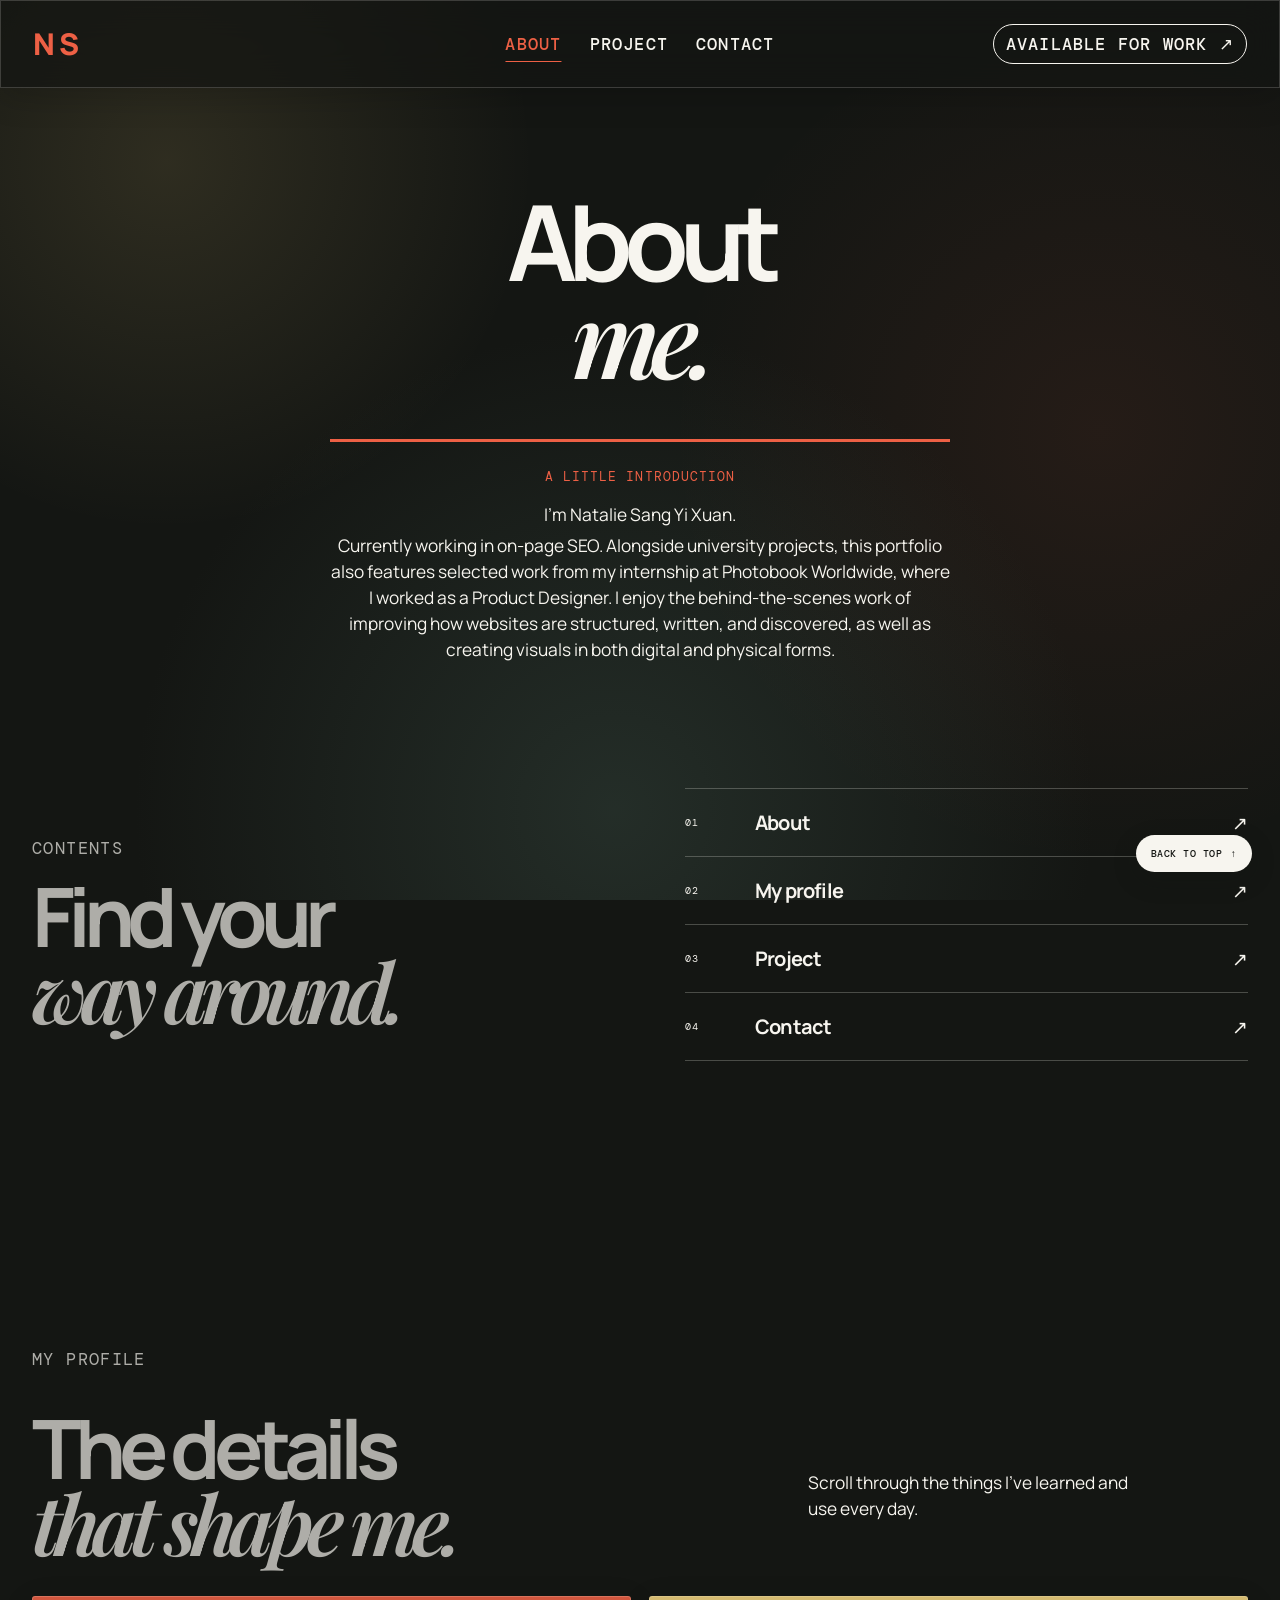
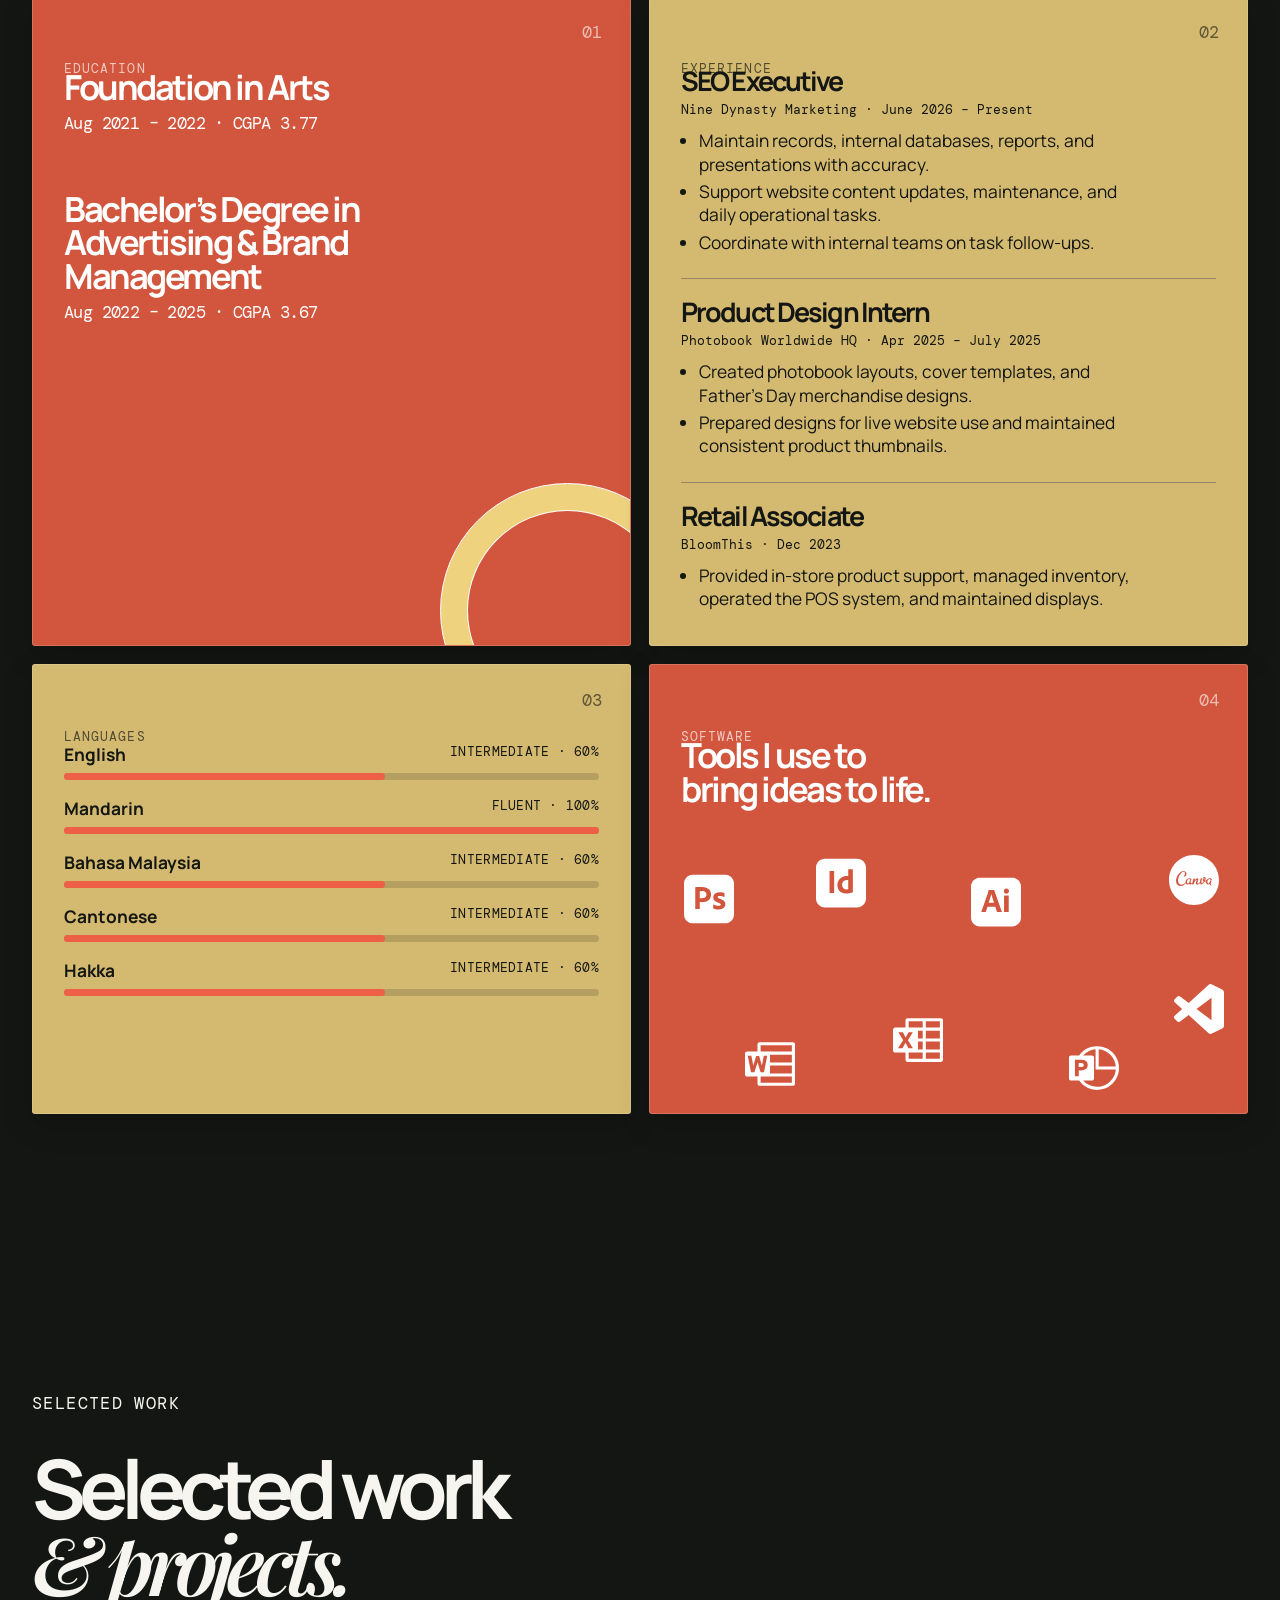
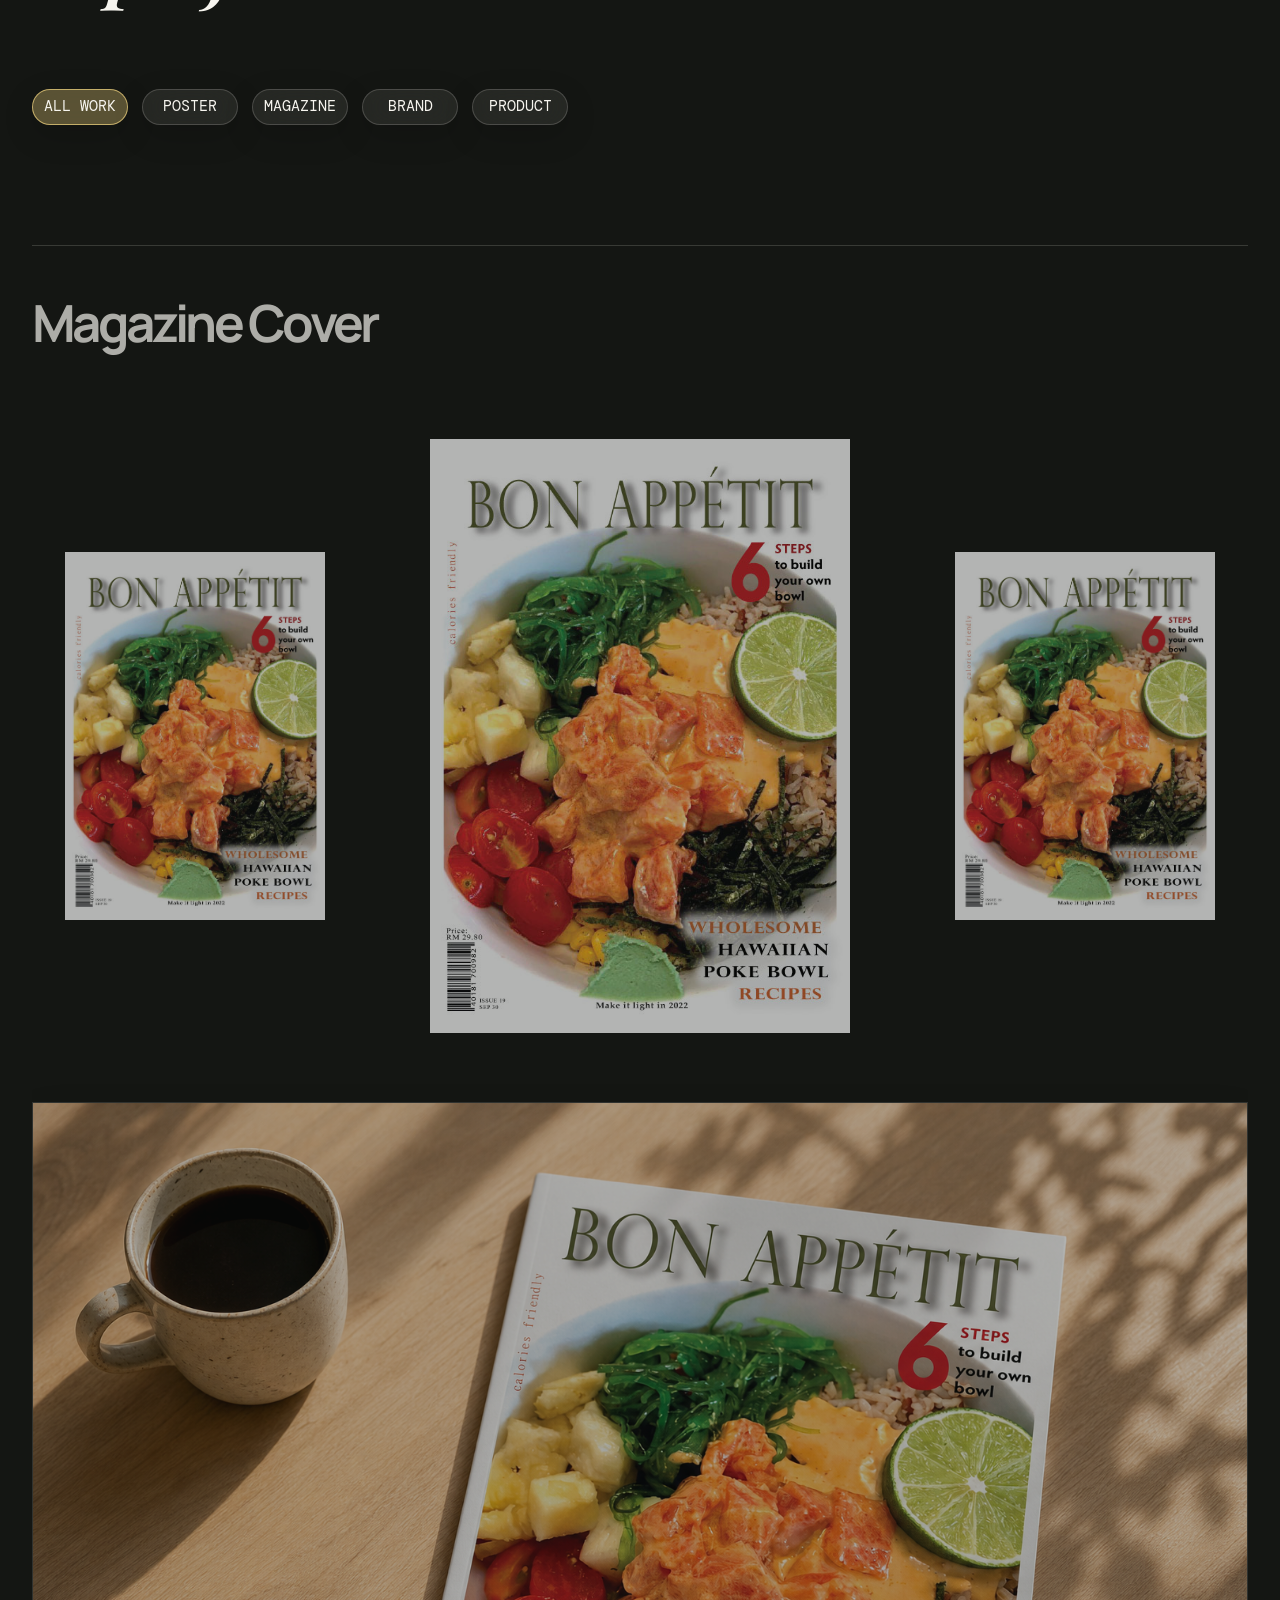
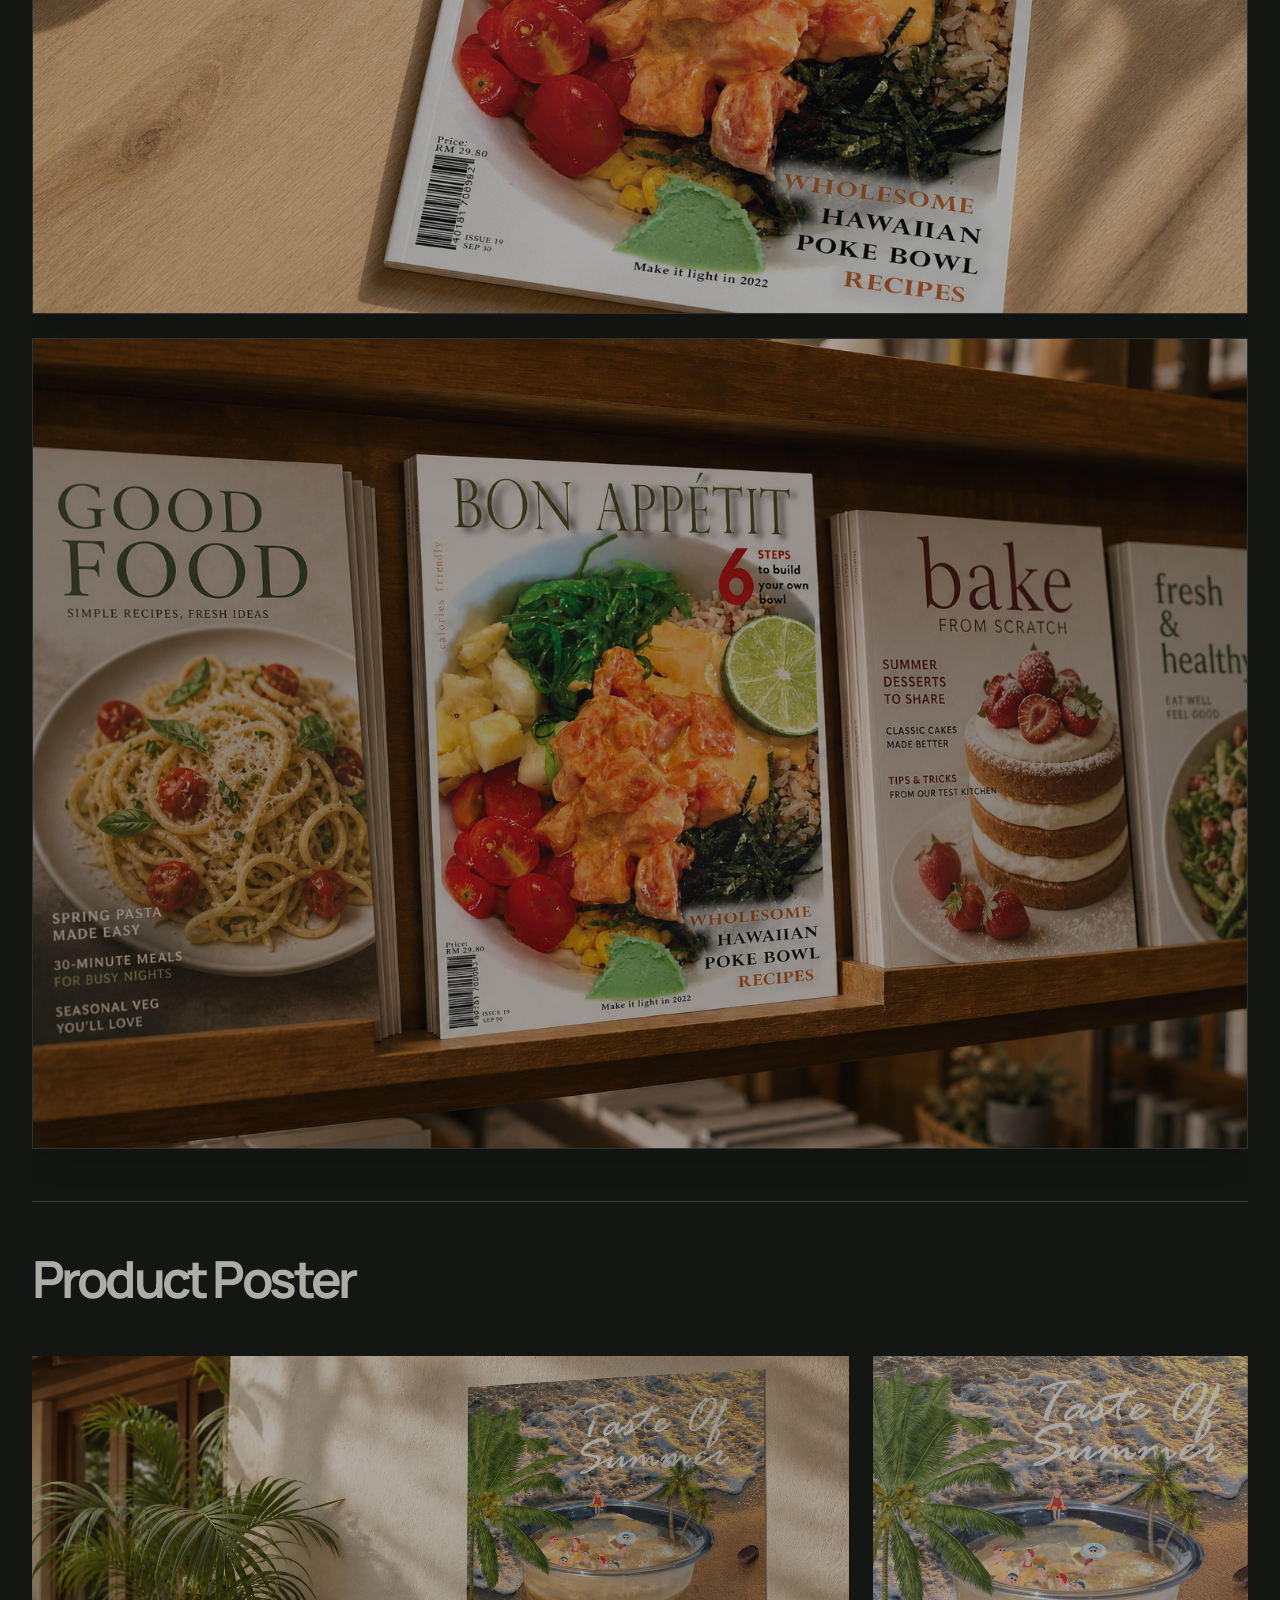
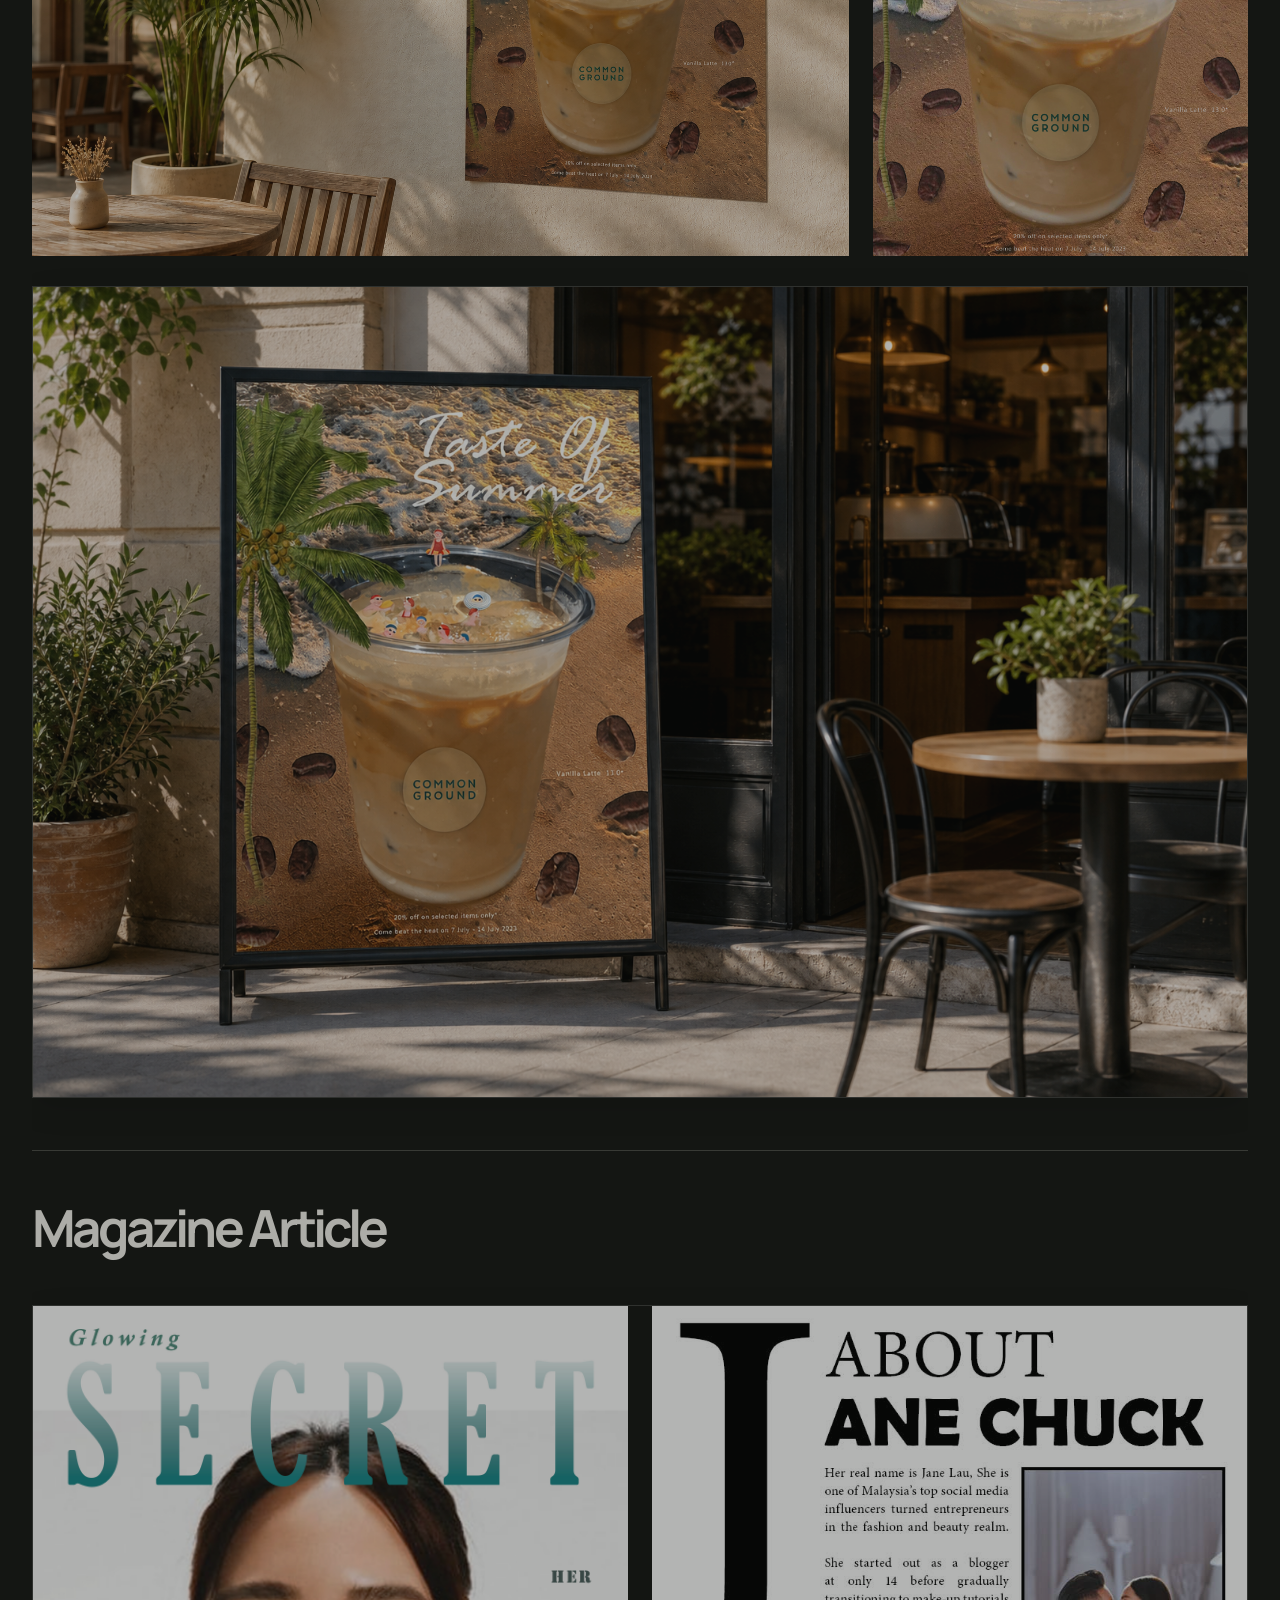
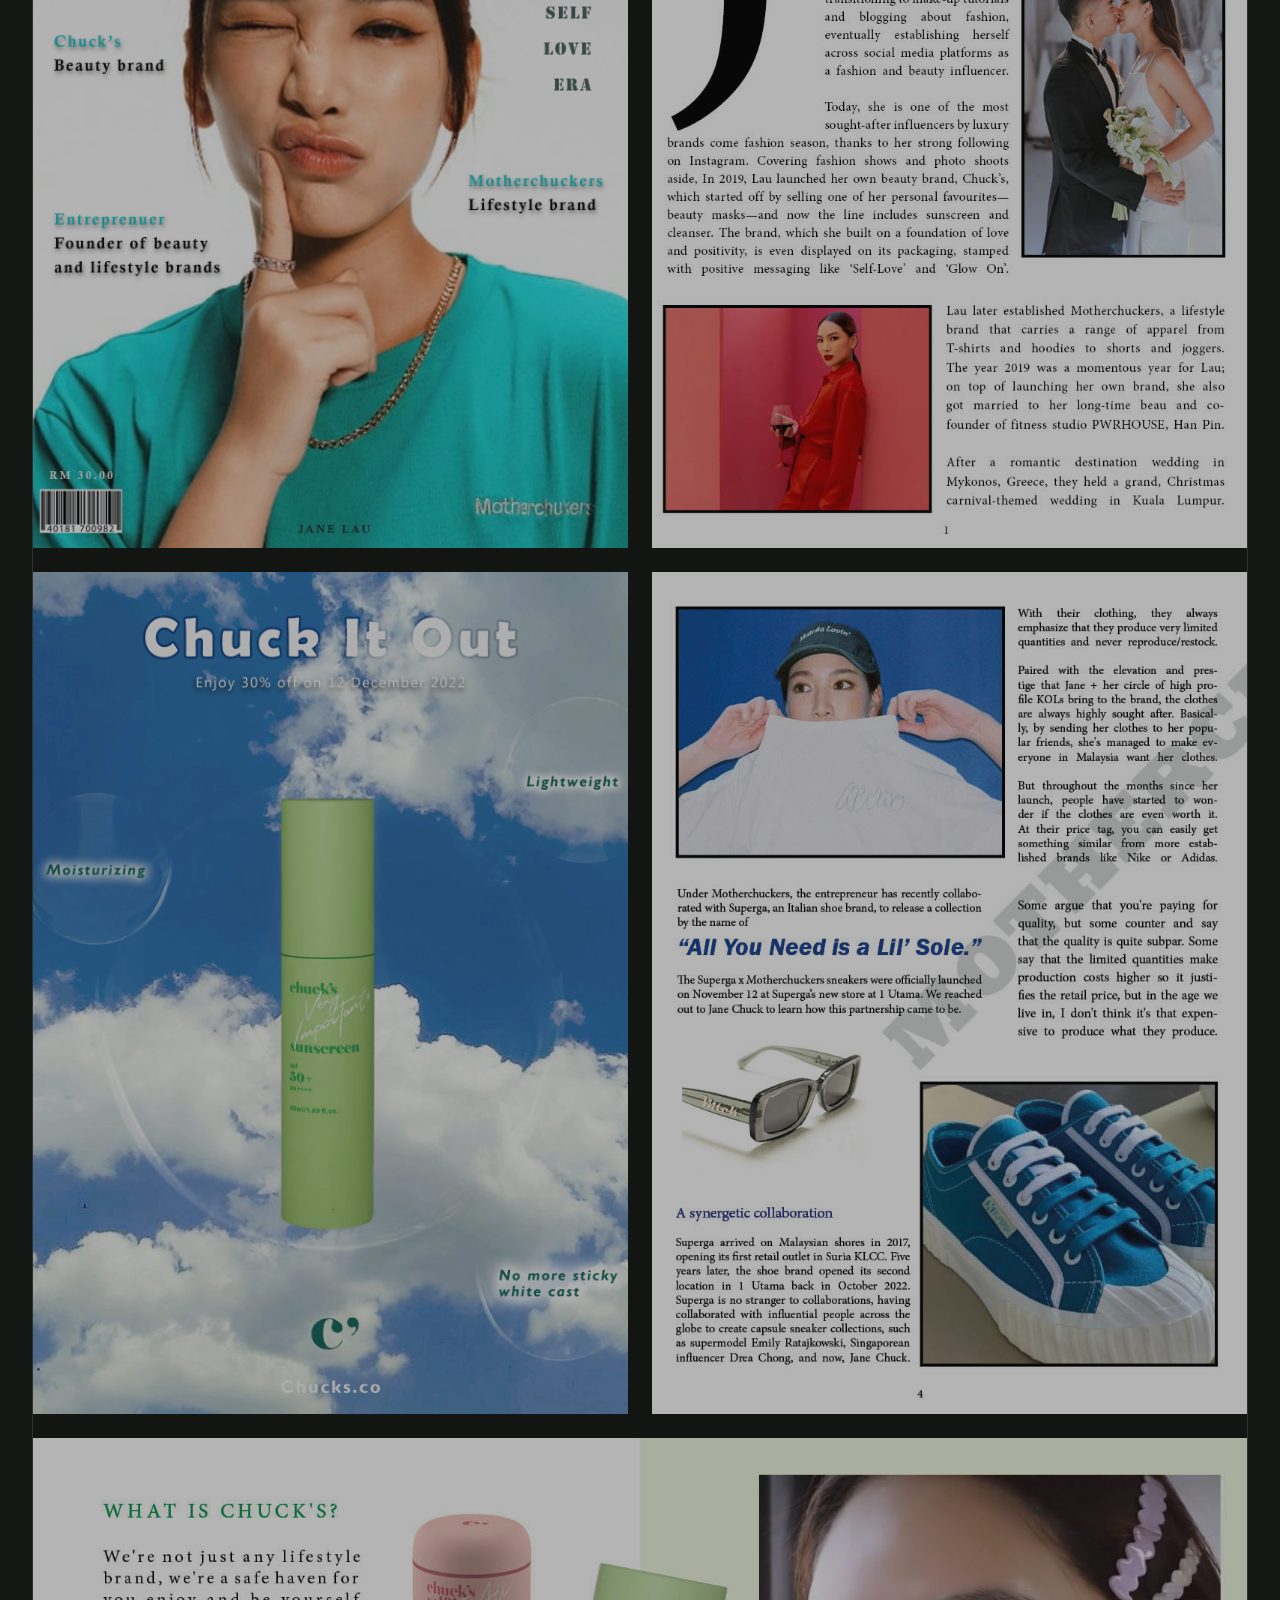
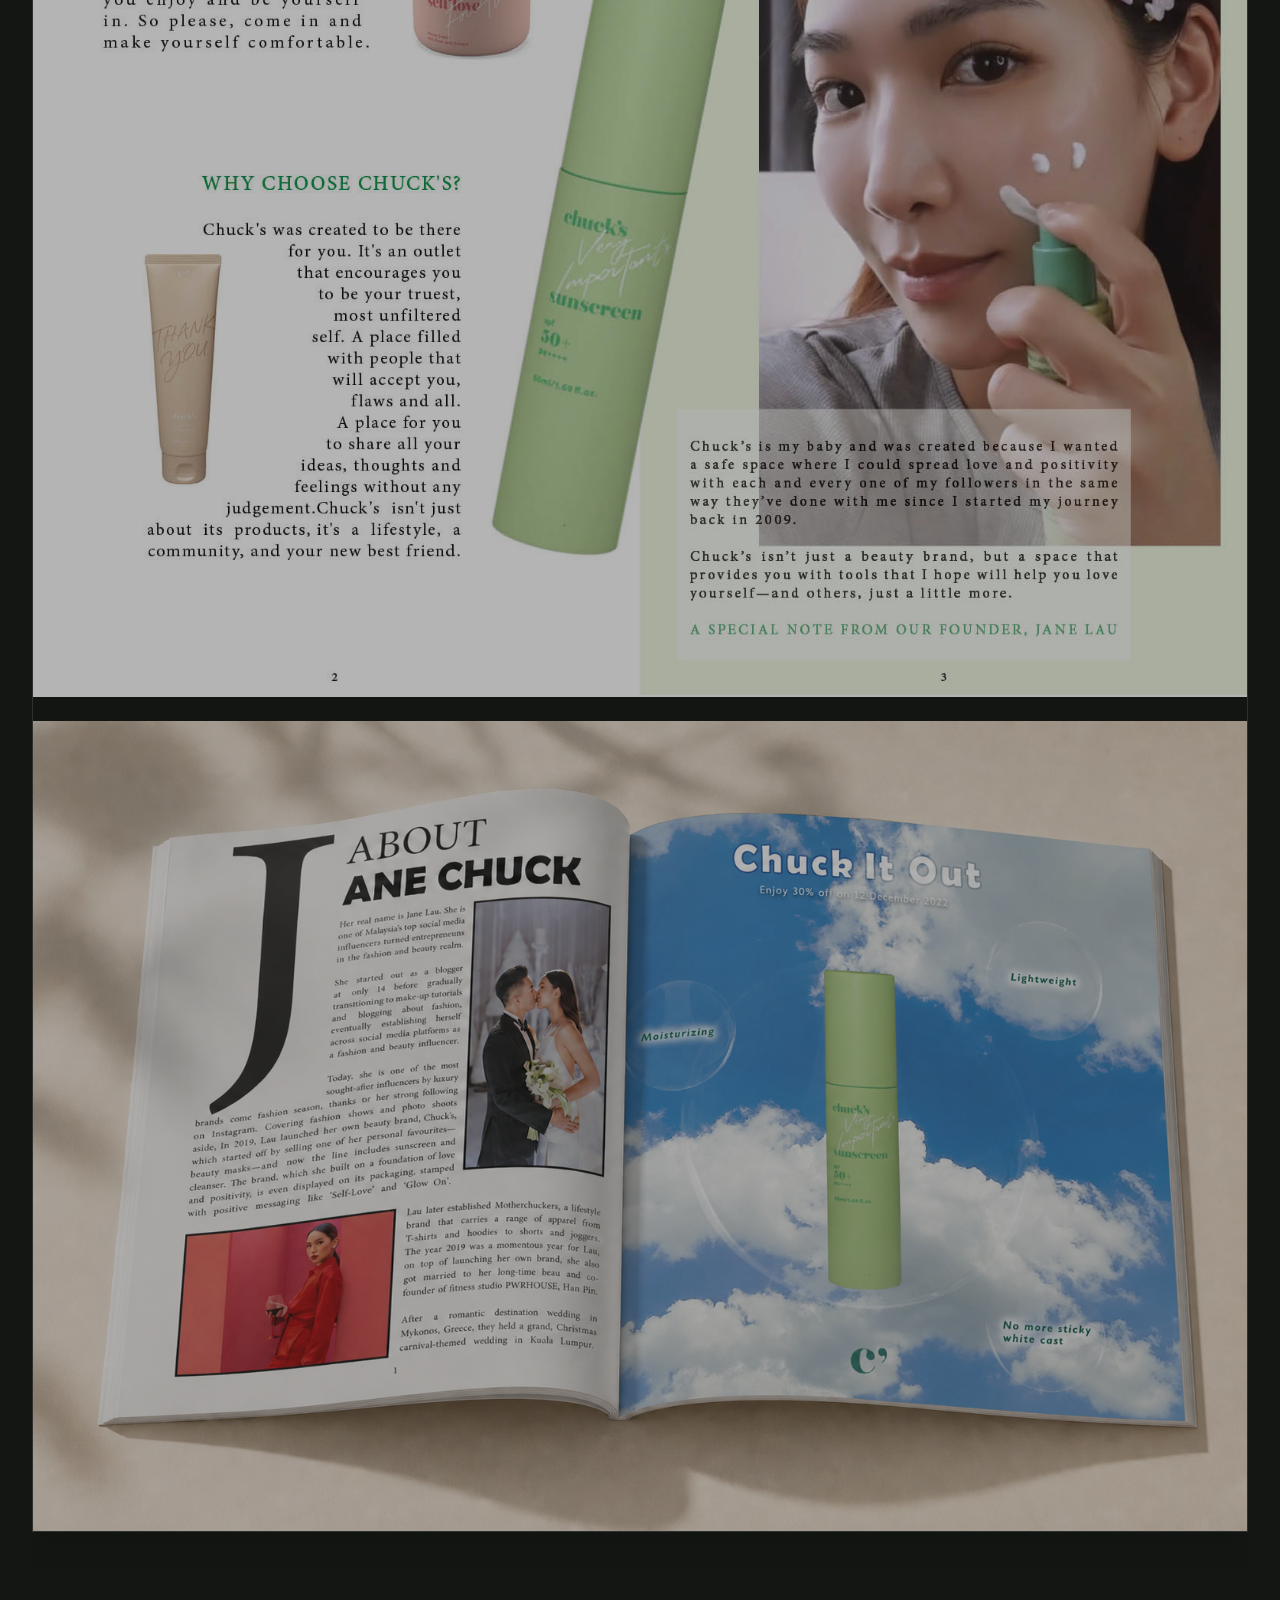
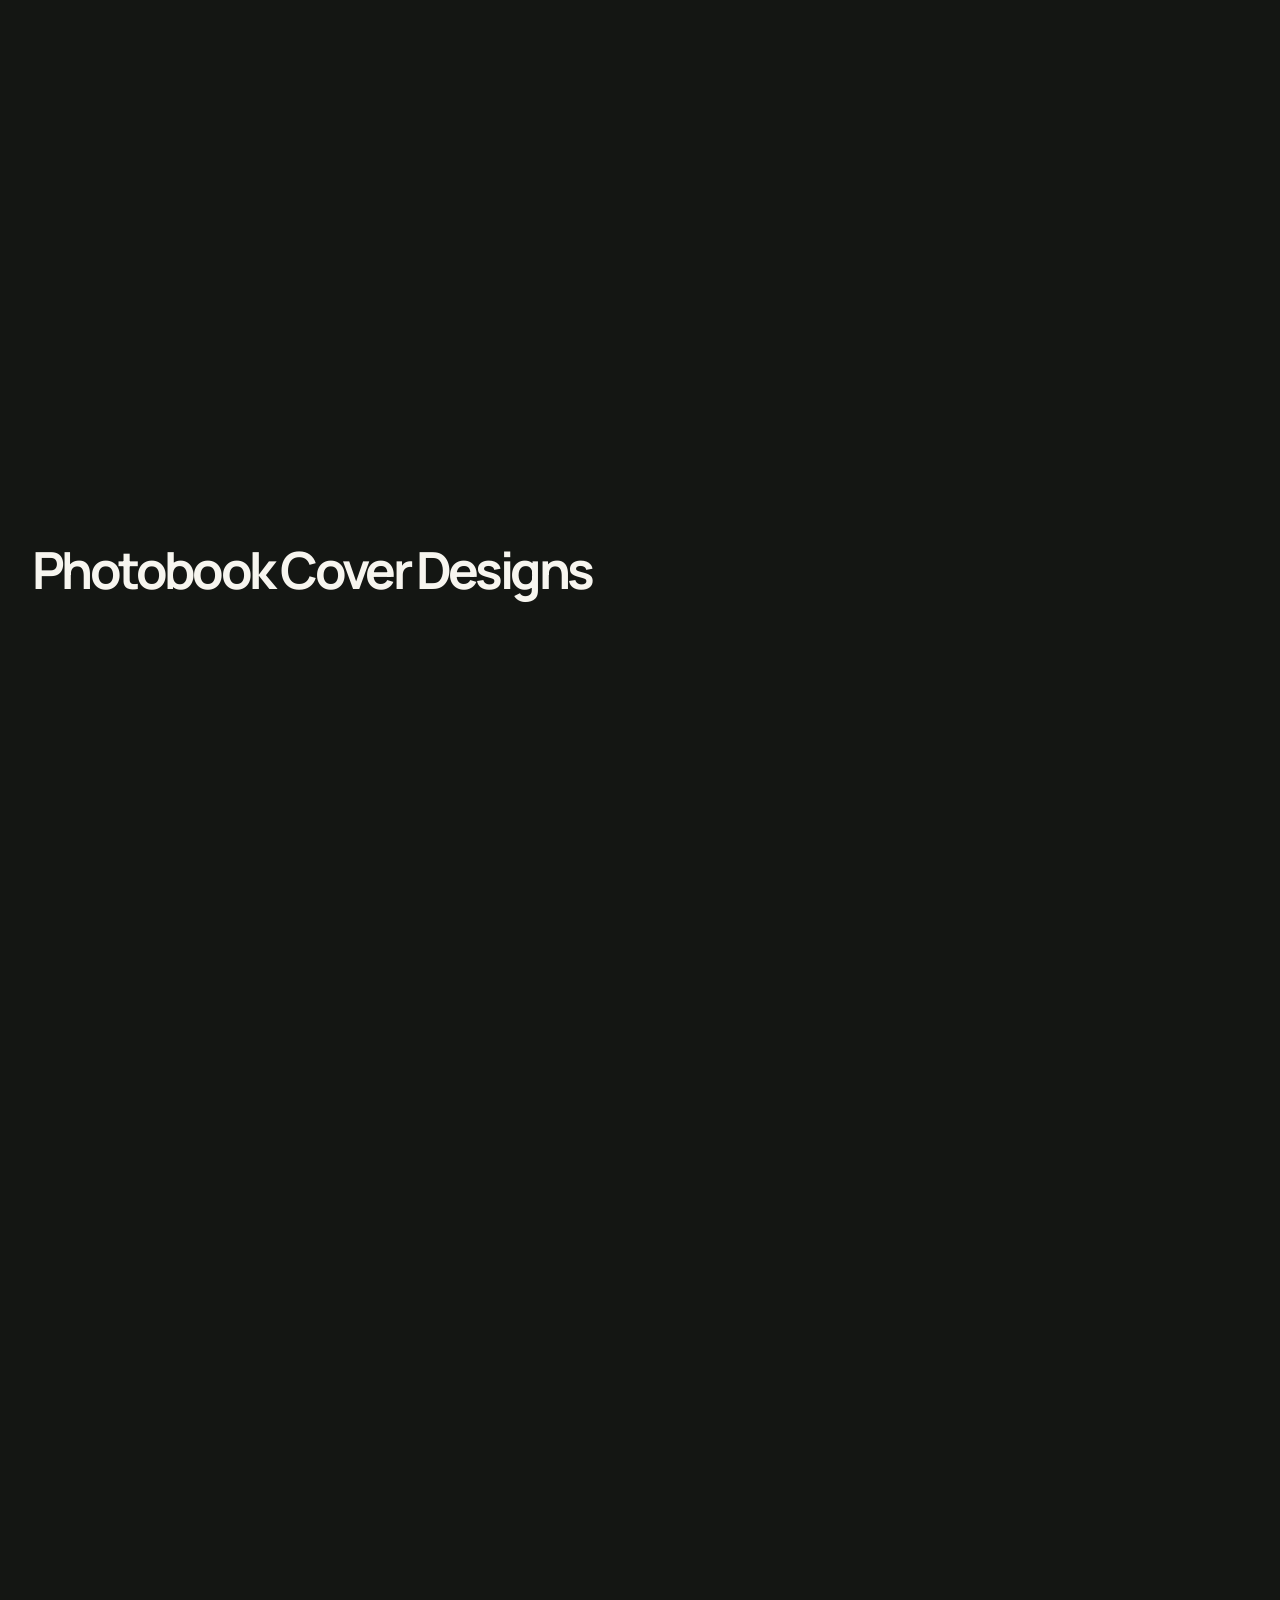
<file: index.html>
<!DOCTYPE html>
<html lang="en">
  <head>
    <meta charset="UTF-8" />
    <meta name="viewport" content="width=device-width, initial-scale=1.0" />
    <meta name="description" content="Natalie's portfolio of brand identities, digital experiences, and creative direction." />
    <title>Natalie Sang | Portfolio</title>
    <link rel="icon" type="image/png" href="favicon-transparent.png" />
    <link rel="preconnect" href="https://fonts.googleapis.com" />
    <link rel="preconnect" href="https://fonts.gstatic.com" crossorigin />
    <link href="https://fonts.googleapis.com/css2?family=DM+Mono:wght@400;500&amp;family=Manrope:wght@400;500;600;700;800&amp;family=Playfair+Display:ital,wght@0,600;0,700;1,600&amp;display=swap" rel="stylesheet" />
    <link rel="stylesheet" href="styles.css" />
    <link rel="stylesheet" href="transitions.css" />
    <link rel="stylesheet" href="typography.css" />
    <link rel="stylesheet" href="contact-form.css" />
    <link rel="stylesheet" href="resume.css" />
    <link rel="stylesheet" href="three-colour-theme.css" />
    <link rel="stylesheet" href="contents.css" />
    <link rel="stylesheet" href="cursor-light.css" />
  </head>
  <body>
    <div class="scroll-progress" aria-hidden="true"><span></span></div>
    <header class="nav">
      <a class="brand" href="#top" aria-label="Natalie Sang home"><span class="brand-initials">NS</span></a>
      <nav aria-label="Primary navigation"><a href="#top" data-nav-link="top">About</a><div class="project-menu"><span>Project</span><div class="project-menu-list" aria-label="Project categories"><button data-filter="all">All work</button><button data-filter="poster">Poster</button><button data-filter="magazine">Magazine</button><button data-filter="brand">Brand</button><button data-filter="product">Product</button><button data-filter="cover">Cover</button></div></div><a href="#contact" data-nav-link="contact">Contact</a></nav>
      <a class="availability" href="mailto:nataliesang07@gmail.com?subject=Portfolio%20enquiry">Available for work &nearr;</a>
    </header>
    <button class="mobile-menu-toggle" type="button" aria-label="Open navigation menu" aria-controls="primary-navigation" aria-expanded="false"><span></span><span></span></button>
    <main>
      <section class="hero wrap page-section" id="top" data-section="top">
        <div class="hero-title"><h1>About<br /><em>me.</em></h1></div>
        <div class="about-overview">
          <div class="profile-intro"><p class="eyebrow">A little introduction</p><p>I&rsquo;m Natalie Sang Yi Xuan.<br /><span class="seo-role">Currently working in on-page SEO.</span> Alongside university projects, this portfolio also features selected work from my internship at Photobook Worldwide, where I worked as a Product Designer. I enjoy the behind-the-scenes work of improving how websites are structured, written, and discovered, as well as creating visuals in both digital and physical forms.</p></div>
        </div>
      </section>
      <section class="contents wrap page-section" id="contents" aria-labelledby="contents-title">
        <div class="contents-heading reveal"><p class="eyebrow">Contents</p><h2 id="contents-title">Find your<br /><em>way around.</em></h2></div>
        <nav class="contents-list reveal" aria-label="Page contents">
          <a href="#top"><span>01</span><strong>About</strong><i aria-hidden="true">&nearr;</i></a>
          <a href="#profile"><span>02</span><strong>My profile</strong><i aria-hidden="true">&nearr;</i></a>
          <a href="#work"><span>03</span><strong>Project</strong><i aria-hidden="true">&nearr;</i></a>
          <a href="#contact"><span>04</span><strong>Contact</strong><i aria-hidden="true">&nearr;</i></a>
        </nav>
      </section>
      <section class="profile-details wrap page-section" id="profile" data-nav-section="top" aria-label="Profile details">
        <div class="profile-heading reveal"><p class="eyebrow">My profile</p><h2>The details<br /><em>that shape me.</em></h2><p>Scroll through the things I&rsquo;ve learned and use every day.</p></div>
        <div class="profile-cards">
          <article class="profile-card education reveal"><span>01</span><p class="eyebrow">Education</p><h3>Foundation in Arts <small>Aug 2021 &ndash; 2022 · CGPA 3.77</small><br />Bachelor&rsquo;s Degree in Advertising &amp; Brand Management <small>Aug 2022 &ndash; 2025 · CGPA 3.67</small></h3><i aria-hidden="true"></i></article>
          <article class="profile-card experience reveal"><span>02</span><p class="eyebrow">Experience</p><div class="experience-list"><section><h3>SEO Executive</h3><p class="experience-meta">Nine Dynasty Marketing · June 2026</p><ul><li>Maintain records, internal databases, reports, and presentations with accuracy.</li><li>Support website content updates, maintenance, and daily operational tasks.</li><li>Coordinate with internal teams on task follow-ups.</li></ul></section><section><h3>Product Design Intern</h3><p class="experience-meta">Photobook Worldwide HQ · Apr 2025 &ndash; July 2025</p><ul><li>Created photobook layouts, cover templates, and Father&rsquo;s Day merchandise designs.</li><li>Prepared designs for live website use and maintained consistent product thumbnails.</li></ul></section><section><h3>Retail Associate</h3><p class="experience-meta">BloomThis · Dec 2023</p><ul><li>Provided in-store product support, managed inventory, operated the POS system, and maintained displays.</li></ul></section></div><i aria-hidden="true"></i></article>
          <article class="profile-card languages reveal"><span>03</span><p class="eyebrow">Languages</p><div class="language-bars"><div class="language-level" style="--level:60%"><p><strong>English</strong><span>Intermediate · 60%</span></p><i aria-hidden="true"></i></div><div class="language-level" style="--level:100%"><p><strong>Mandarin</strong><span>Fluent · 100%</span></p><i aria-hidden="true"></i></div><div class="language-level" style="--level:60%"><p><strong>Bahasa Malaysia</strong><span>Intermediate · 60%</span></p><i aria-hidden="true"></i></div><div class="language-level" style="--level:60%"><p><strong>Cantonese</strong><span>Intermediate · 60%</span></p><i aria-hidden="true"></i></div><div class="language-level" style="--level:60%"><p><strong>Hakka</strong><span>Intermediate · 60%</span></p><i aria-hidden="true"></i></div></div></article>
          <article class="profile-card software reveal"><span>04</span><p class="eyebrow">Software</p><h3>Tools I use to<br />bring ideas to life.</h3><div class="tool-list" aria-label="Software skills"><img src="logos/adobephotoshop.svg" alt="Adobe Photoshop" /><img src="logos/adobeindesign.svg" alt="Adobe InDesign" /><img src="logos/adobeillustrator.svg" alt="Adobe Illustrator" /><img src="logos/canva.svg" alt="Canva" /><img src="logos/microsoftword.svg" alt="Microsoft Word" /><img src="logos/microsoftexcel.svg" alt="Microsoft Excel" /><img src="logos/microsoftpowerpoint.svg" alt="Microsoft PowerPoint" /><img src="logos/visualstudiocode.svg" alt="Visual Studio Code" /></div></article>
        </div>
      </section>
      <section class="work wrap page-section" id="work">
        <div class="section-head reveal"><p class="eyebrow">Selected work</p><h2>Selected work<br /><em>&amp; projects.</em></h2><div class="filters project-filters" role="group" aria-label="Filter projects"><button class="active" data-filter="all">All work</button><button data-filter="poster">Poster</button><button data-filter="magazine">Magazine</button><button data-filter="brand">Brand</button><button data-filter="product">Product</button><button data-filter="cover">Cover</button></div></div>
        <div class="project-grid">
          <article class="project project-feature reveal" data-category="magazine cover"><div class="project-copy"><h3>Magazine Cover</h3><p>A vibrant food magazine cover designed to make the poke bowl the unmistakable hero.</p></div><div class="project-piece magazine-scroll"><img class="magazine-repeat" src="images/Magazine Cover 1.jpg" alt="" loading="lazy" /><img src="images/Magazine Cover 1.jpg" alt="Magazine Cover design" loading="lazy" /><img class="magazine-repeat" src="images/Magazine Cover 1.jpg" alt="" loading="lazy" /></div><div class="project-showcase"><img src="images/showcases/magazine-cover-table.png" alt="Magazine Cover displayed on a table" loading="lazy" /></div><div class="project-showcase"><img src="images/showcases/magazine-cover-bookstore.png" alt="Magazine Cover displayed on a bookstore shelf" loading="lazy" /></div></article>
          <article class="project project-feature reveal" data-category="poster"><div class="project-copy"><h3>Product Poster</h3><p>A sun-warmed campaign poster that combines photography, illustration, and expressive type.</p></div><div class="project-piece product-poster-piece"><img class="product-poster-patio" src="images/showcases/product-poster-patio.png" alt="Product Poster displayed on a coffee shop patio" loading="lazy" /><img class="product-poster-art" src="images/A2 Poster.jpg" alt="Product Poster design" loading="lazy" /></div><div class="project-showcase"><img src="images/showcases/product-poster-coffee-shop.png" alt="Product Poster displayed outside a coffee shop" loading="lazy" /></div></article>
          <article class="project project-feature reveal" data-category="magazine"><div class="project-copy"><h3>Magazine Article</h3><p>An editorial spread balancing bold typography, photography, and a clear reading rhythm.</p></div><div class="project-piece magazine-article-gallery"><img src="images/Magazine Cover.jpg" alt="Magazine cover design" loading="lazy" /><img src="images/Magazine layout.jpg" alt="Magazine layout design" loading="lazy" /><img src="images/Sunscreen Ads 5.jpg" alt="Sunscreen advertisement design" loading="lazy" /><img src="images/Magazine layout3.jpg" alt="Magazine layout three design" loading="lazy" /><img class="magazine-article-spread" src="images/Magazine article2.jpg" alt="Magazine article two design" loading="lazy" /><figure class="magazine-book-mockup"><img src="images/showcases/magazine-article-open-book.png" alt="Open magazine mockup showing Natalie Sang's magazine article designs" loading="lazy" /></figure></div></article>
          <article class="project project-feature reveal" data-category="brand"><div class="project-copy"><h3>Brand Guidelines</h3><p>A cheerful identity system designed around the idea of love, gifting, and thoughtful details.</p></div><div class="brand-guidelines-carousel"><div class="brand-guideline-stage"><button class="brand-guideline-preview brand-guideline-previous" type="button" aria-label="Show previous Bowtique brand guideline"><img src="images/bowtique/16.png" alt="" loading="lazy" /></button><button class="brand-guideline-slide" type="button" aria-label="Show next Bowtique brand guideline"><img src="images/bowtique/1.png" alt="Bowtique brand guideline, page 1 of 16" loading="lazy" /><span class="brand-guideline-count" aria-live="polite">1 / 16</span></button><button class="brand-guideline-preview brand-guideline-following" type="button" aria-label="Show next Bowtique brand guideline"><img src="images/bowtique/2.png" alt="" loading="lazy" /></button></div><template class="brand-guideline-images"><img src="images/bowtique/2.png" alt="Bowtique brand guideline, page 2 of 16" loading="lazy" /><img src="images/bowtique/3.png" alt="Bowtique brand guideline, page 3 of 16" loading="lazy" /><img src="images/bowtique/4.png" alt="Bowtique brand guideline, page 4 of 16" loading="lazy" /><img src="images/bowtique/5.png" alt="Bowtique brand guideline, page 5 of 16" loading="lazy" /><img src="images/bowtique/6.png" alt="Bowtique brand guideline, page 6 of 16" loading="lazy" /><img src="images/bowtique/7.png" alt="Bowtique brand guideline, page 7 of 16" loading="lazy" /><img src="images/bowtique/8.png" alt="Bowtique brand guideline, page 8 of 16" loading="lazy" /><img src="images/bowtique/9.png" alt="Bowtique brand guideline, page 9 of 16" loading="lazy" /><img src="images/bowtique/10.png" alt="Bowtique brand guideline, page 10 of 16" loading="lazy" /><img src="images/bowtique/11.png" alt="Bowtique brand guideline, page 11 of 16" loading="lazy" /><img src="images/bowtique/12.png" alt="Bowtique brand guideline, page 12 of 16" loading="lazy" /><img src="images/bowtique/13.png" alt="Bowtique brand guideline, page 13 of 16" loading="lazy" /><img src="images/bowtique/14.png" alt="Bowtique brand guideline, page 14 of 16" loading="lazy" /><img src="images/bowtique/15.png" alt="Bowtique brand guideline, page 15 of 16" loading="lazy" /><img src="images/bowtique/16.png" alt="Bowtique brand guideline, page 16 of 16" loading="lazy" /></template></div><div class="brand-mockup-pair"><img src="images/showcases/bowtique-door-sticker.png" alt="Bowtique Co logo sticker on a glass gift shop door" loading="lazy" /></div></article>
        </div>
        <article class="project project-feature mug-designs reveal" data-category="product">
          <div class="project-copy"><h3>Mug Designs</h3><p>Two personalised mug concepts, shown together with their finished artwork.</p></div>
          <div class="mug-design-gallery">
            <div class="mug-design-pair"><img class="mug-mockup" src="images/image (2).png" alt="Cool Dad Club mug mockup" loading="lazy" /><img src="images/mug 1.jpg" alt="Cool Dad Club mug design" loading="lazy" /></div>
            <div class="mug-design-pair"><img class="mug-mockup" src="images/image (1).png" alt="Best Moments Ever mug mockup" loading="lazy" /><img src="images/mug 2 moments.jpg" alt="Best Moments Ever mug design" loading="lazy" /></div>
          </div>
        </article>
        <article class="project project-feature pillow-designs reveal" data-category="product">
          <div class="project-copy"><h3>Pillow Designs</h3><p>Two cushion concepts paired with their corresponding artwork.</p></div>
          <div class="mug-design-gallery">
            <div class="mug-design-pair"><img class="mug-mockup" src="images/pillow 2 mockup.png" alt="Sleep and Snore pillow mockup" loading="lazy" /><img src="images/Pillow 2.jpg" alt="Sleep and Snore pillow design" loading="lazy" /></div>
            <div class="mug-design-pair"><img class="mug-mockup" src="images/pillow 1 mockup.png" alt="You and Me pillow mockup" loading="lazy" /><img src="images/Pillow 1.jpg" alt="You and Me pillow design" loading="lazy" /></div>
          </div>
        </article>
        <article class="project project-feature photobook-designs" data-category="product">
          <div class="project-copy"><h3>Photobook Cover Designs</h3><p>I designed a travel series for AirAsia MOVE and photobook covers for a kindergarten</p></div>
          <div class="mug-design-gallery">
            <div class="mug-design-pair"><img class="mug-mockup" src="images/bkk.png" alt="Bangkok photobook mockup" loading="lazy" /><img src="images/bkk2.png" alt="Bangkok 2025 photobook cover design" loading="lazy" /></div>
            <div class="mug-design-pair"><img class="mug-mockup" src="images/image (3).png" alt="Hatyai photobook mockup" loading="lazy" /><img src="images/Hatyai-.jpg" alt="Hatyai 2025 photobook cover design" loading="lazy" /></div>
            <div class="mug-design-pair"><img class="mug-mockup" src="images/image (4).png" alt="Kuala Lumpur photobook mockup" loading="lazy" /><img src="images/KUALA-LUMPUR.jpg" alt="Kuala Lumpur 2025 photobook cover design" loading="lazy" /></div>
            <div class="mug-design-pair"><img class="mug-mockup" src="images/image (5).png" alt="Cameron Highlands photobook mockup" loading="lazy" /><img src="images/CAMERON-HIGHLANDS.jpg" alt="Cameron Highlands 2025 photobook cover design" loading="lazy" /></div>
            <div class="mug-design-pair"><img class="mug-mockup" src="images/image (6).png" alt="Seoul photobook mockup" loading="lazy" /><img src="images/SEOUL.jpg" alt="Seoul 2025 photobook cover design" loading="lazy" /></div>
            <div class="mug-design-pair"><img class="mug-mockup" src="images/image (7).png" alt="Yellow Paris photobook mockup" loading="lazy" /><img src="images/paris.jpg" alt="Yellow Paris 2025 photobook cover design" loading="lazy" /></div>
          </div>
          <div class="photobook-new-gallery" aria-label="Additional photobook cover mockups">
            <figure class="photobook-pair"><img class="photobook-mockup" src="images/photobooks/laura-school-mockup-alpha.png" alt="Laura back-to-school photobook mockup" loading="lazy" /><img src="images/photobooks/laura-school-design-yellow.png" alt="Laura back-to-school cover design" loading="lazy" /></figure>
            <figure class="photobook-pair"><img class="photobook-mockup" src="images/photobooks/moments-travel-mockup-transparent.png" alt="Moments 2025 travel photobook mockup" loading="lazy" /><img src="images/photobooks/moments-travel-cover-design.png" alt="Moments 2025 travel photobook cover design" loading="lazy" /></figure>
            <figure class="photobook-pair"><img class="photobook-mockup" src="images/photobooks/little-laura-mockup-transparent.png" alt="Little Laura photobook mockup" loading="lazy" /><img src="images/photobooks/little-laura-cover-design.png" alt="Little Laura photobook cover design" loading="lazy" /></figure>
            <figure class="photobook-pair"><img class="photobook-mockup" src="images/photobooks/bali-adventure-mockup-transparent.png" alt="Bali Adventure photobook mockup" loading="lazy" /><img src="images/photobooks/bali-adventure-cover-design.png" alt="Bali Adventure photobook cover design" loading="lazy" /></figure>
          </div>
        </article>
        <article class="project project-feature design-process reveal" data-category="brand">
          <div class="design-process-teaser">
            <div class="design-process-cta"><p>Explore the research, ideas, and visual development behind the Bowtique brand guidelines.</p><a class="design-process-button" href="design-process.html">View design process <span>&nearr;</span></a></div>
          </div>
        </article>
        <a class="section-continue reveal" href="#contact">Let&rsquo;s get in touch <span>&darr;</span></a>
      </section>
      <section class="contact page-section" id="contact"><div class="contact-inner wrap reveal"><h2>Let&rsquo;s connect</h2><p class="contact-note">Choose the easiest way to get in touch.</p><div class="contact-actions"><a class="contact-action contact-whatsapp" href="https://wa.me/60168062310?text=Hi%20Natalie%2C%20I%20found%20your%20portfolio%20and%20would%20like%20to%20get%20in%20touch." target="_blank" rel="noreferrer"><span>WhatsApp me</span><b>&nearr;</b></a><a class="contact-action contact-email" href="mailto:nataliesang07@gmail.com?subject=Portfolio%20enquiry"><span>Email me</span><b>&nearr;</b></a></div></div></section>
    </main>
    <footer class="wrap"><p class="portfolio-disclaimer">Disclaimer: All designs in this portfolio were created in accordance with relevant company guidelines, project briefs, and assignment requirements. Any trademarks, product names, and brand assets remain the property of their respective owners.</p><div class="footer-meta"><span>&copy; 2026 NS Portfolio</span></div></footer>
    <a class="back-to-top" href="#top" aria-label="Back to top">Back to top <span aria-hidden="true">&uarr;</span></a>
    <script>
      document.querySelector('.experience-list section:first-child .experience-meta').textContent = 'Nine Dynasty Marketing · June 2026 – Present';
    </script>
    <script src="script.js"></script>
  </body>
</html>
</file>
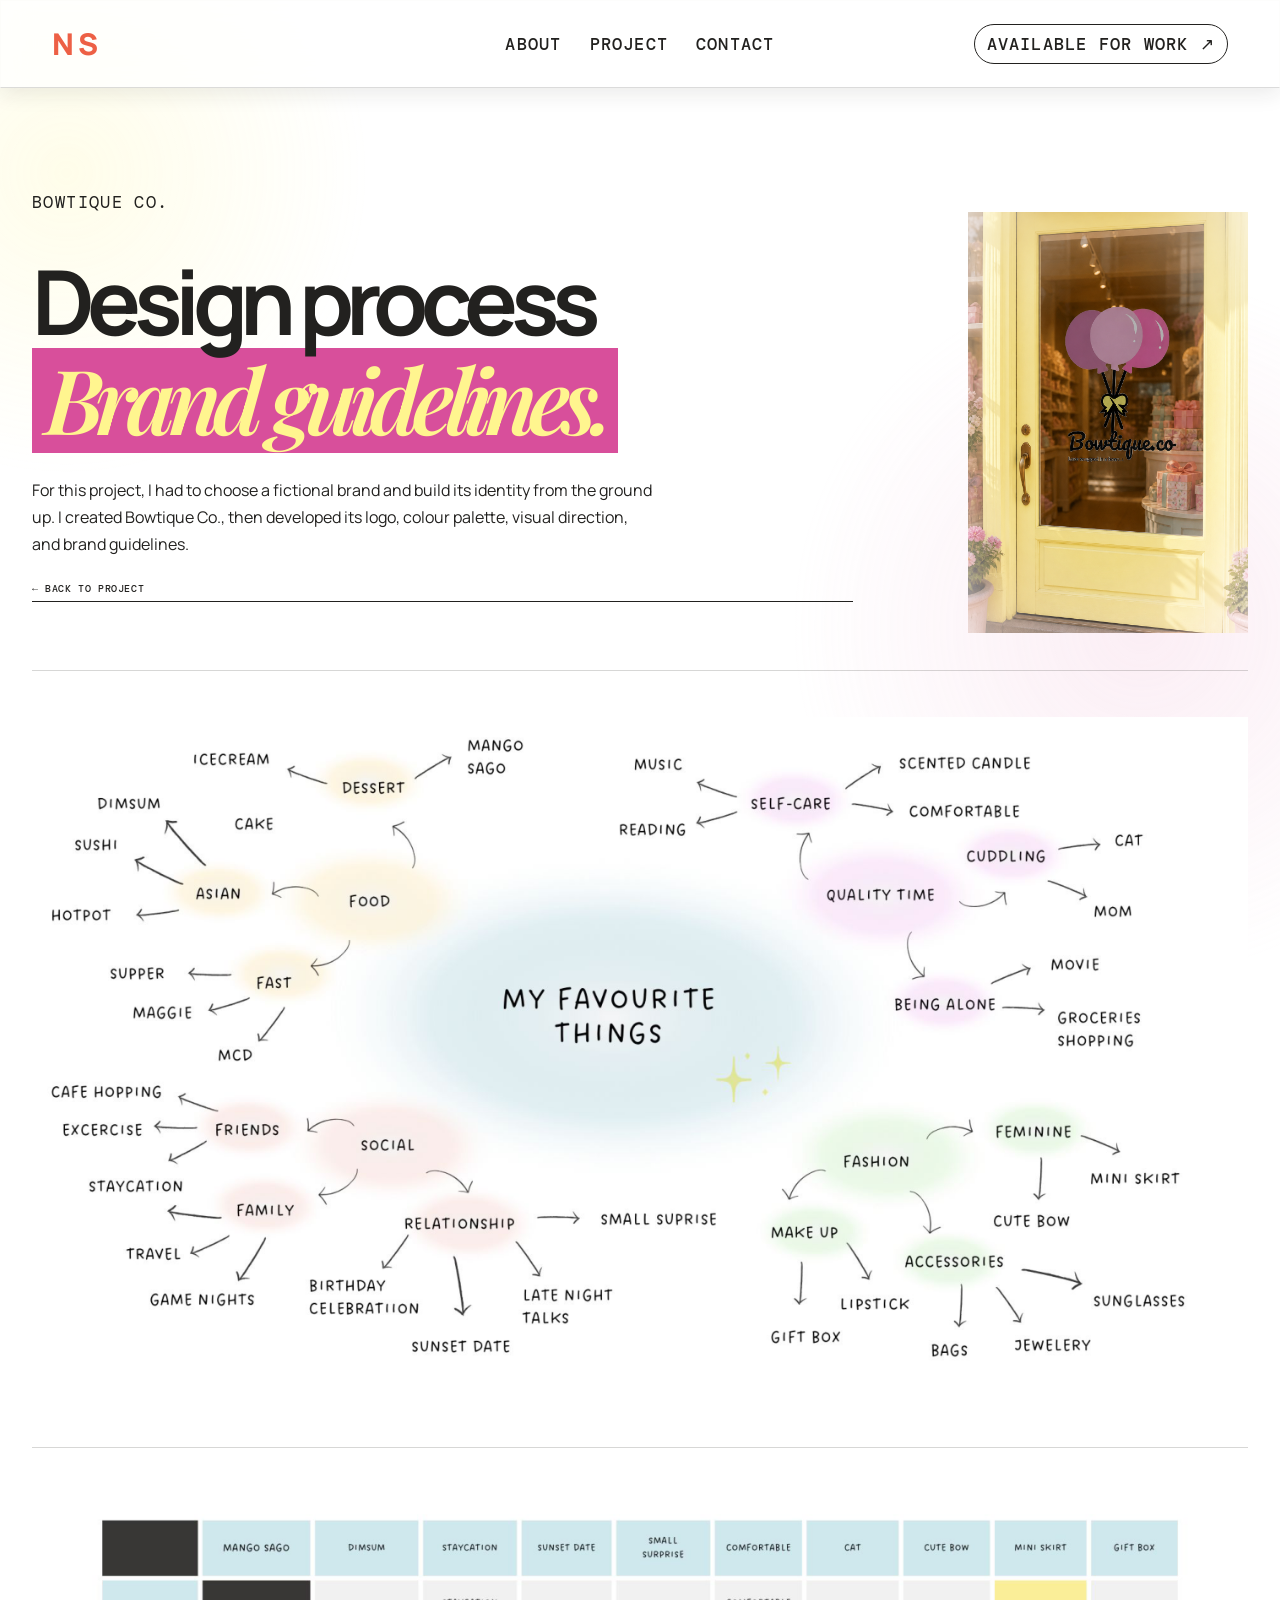
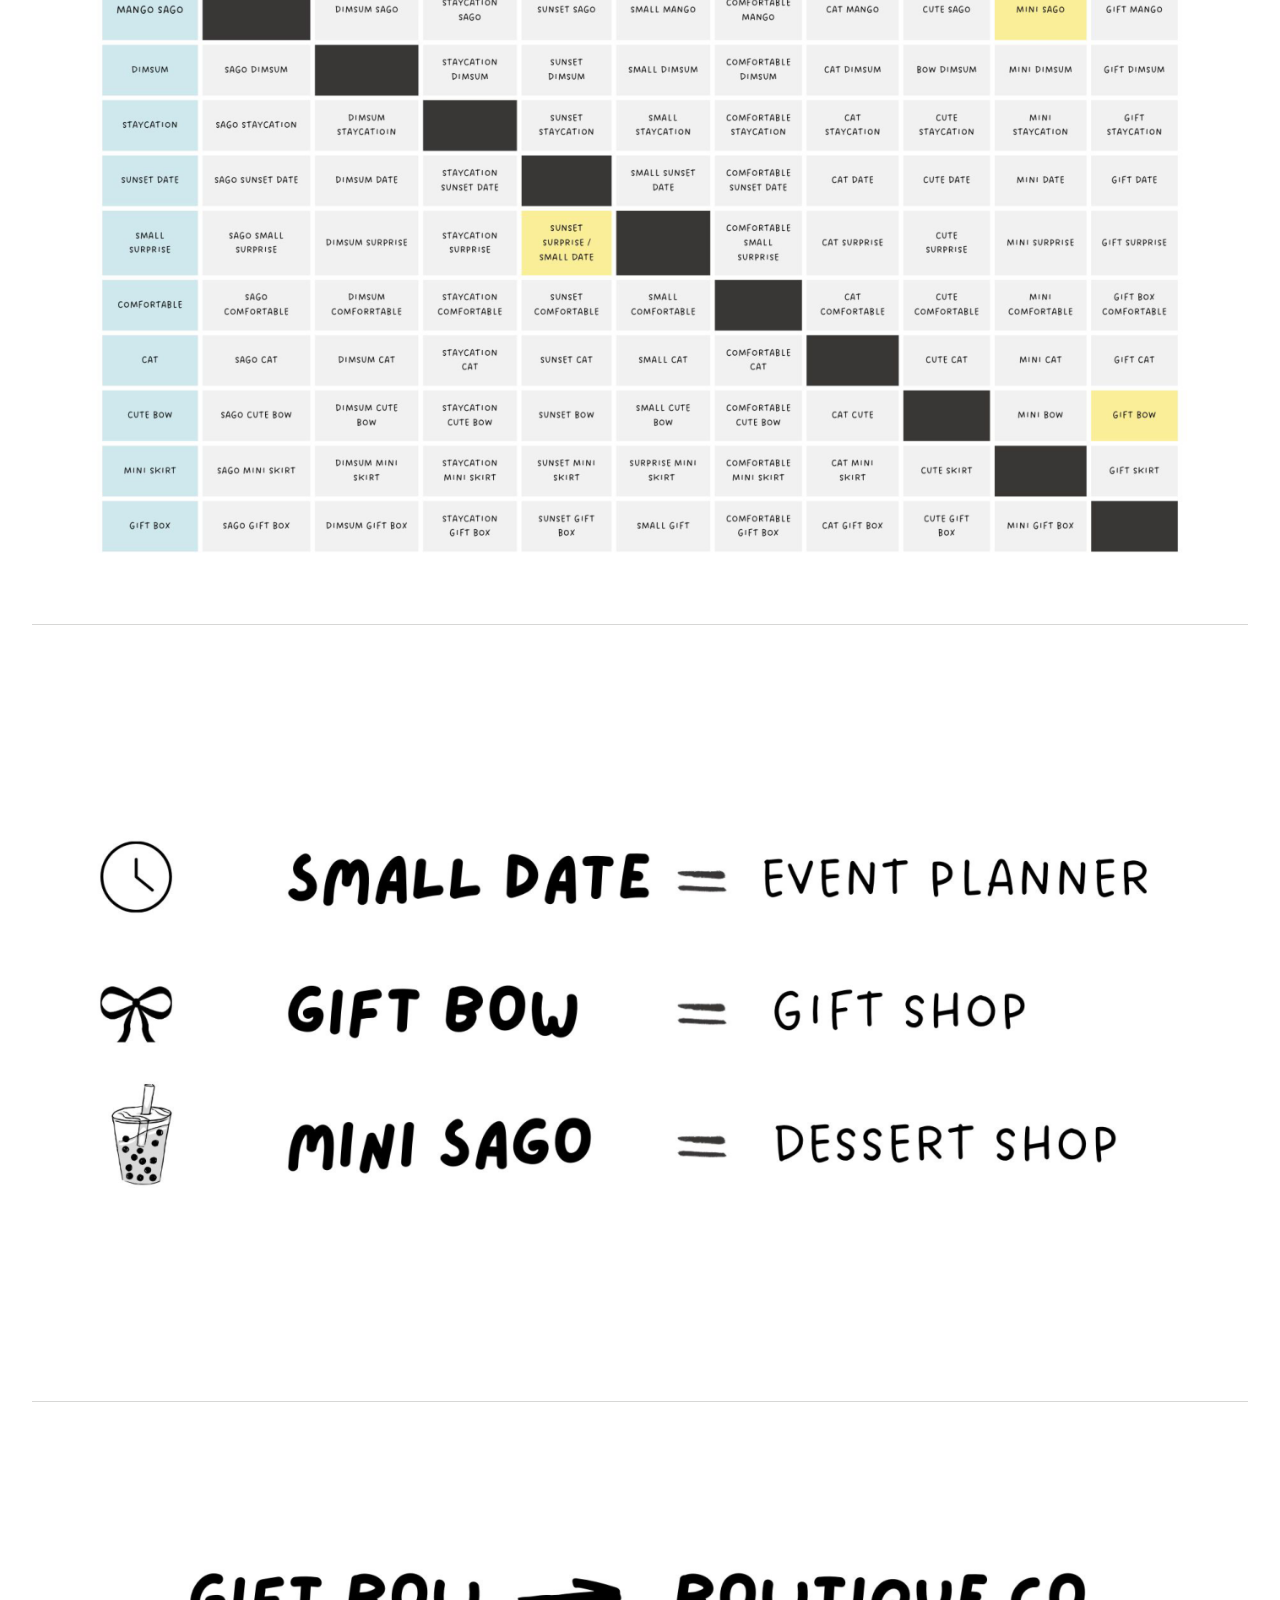
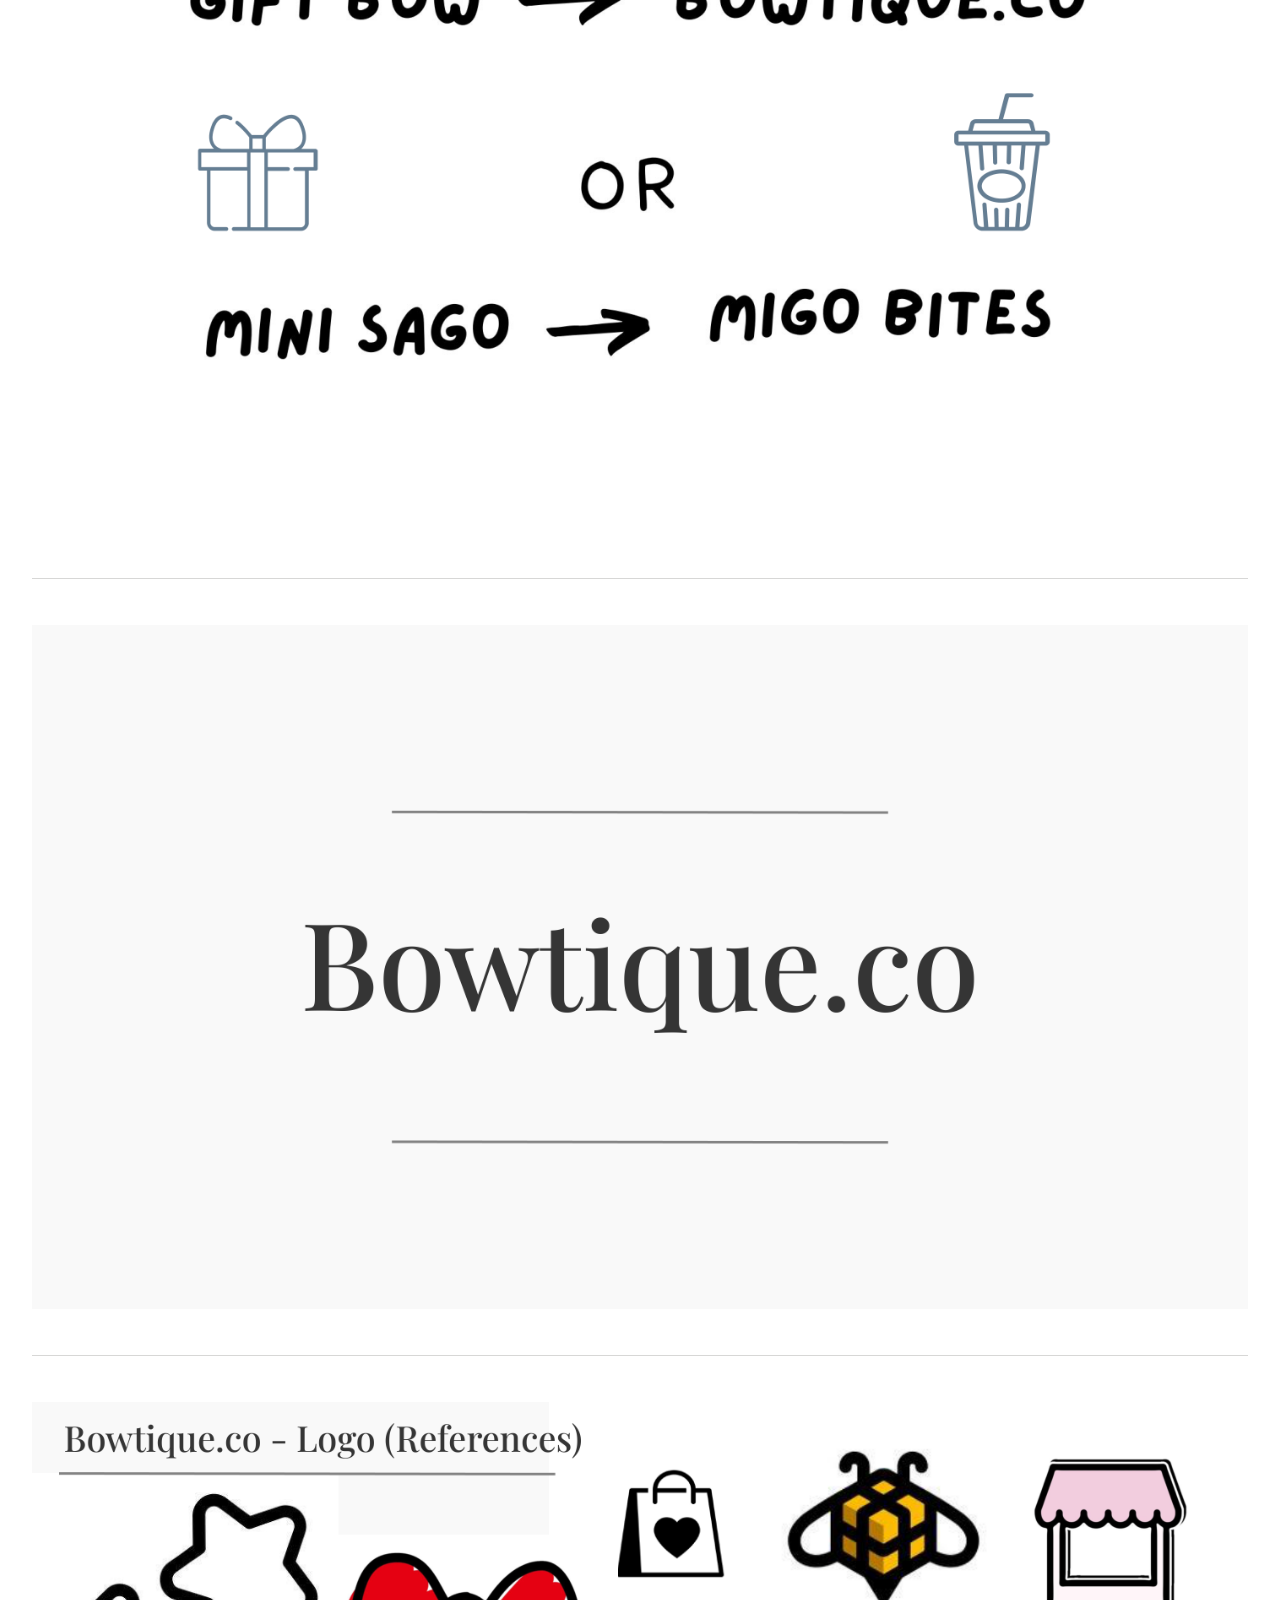
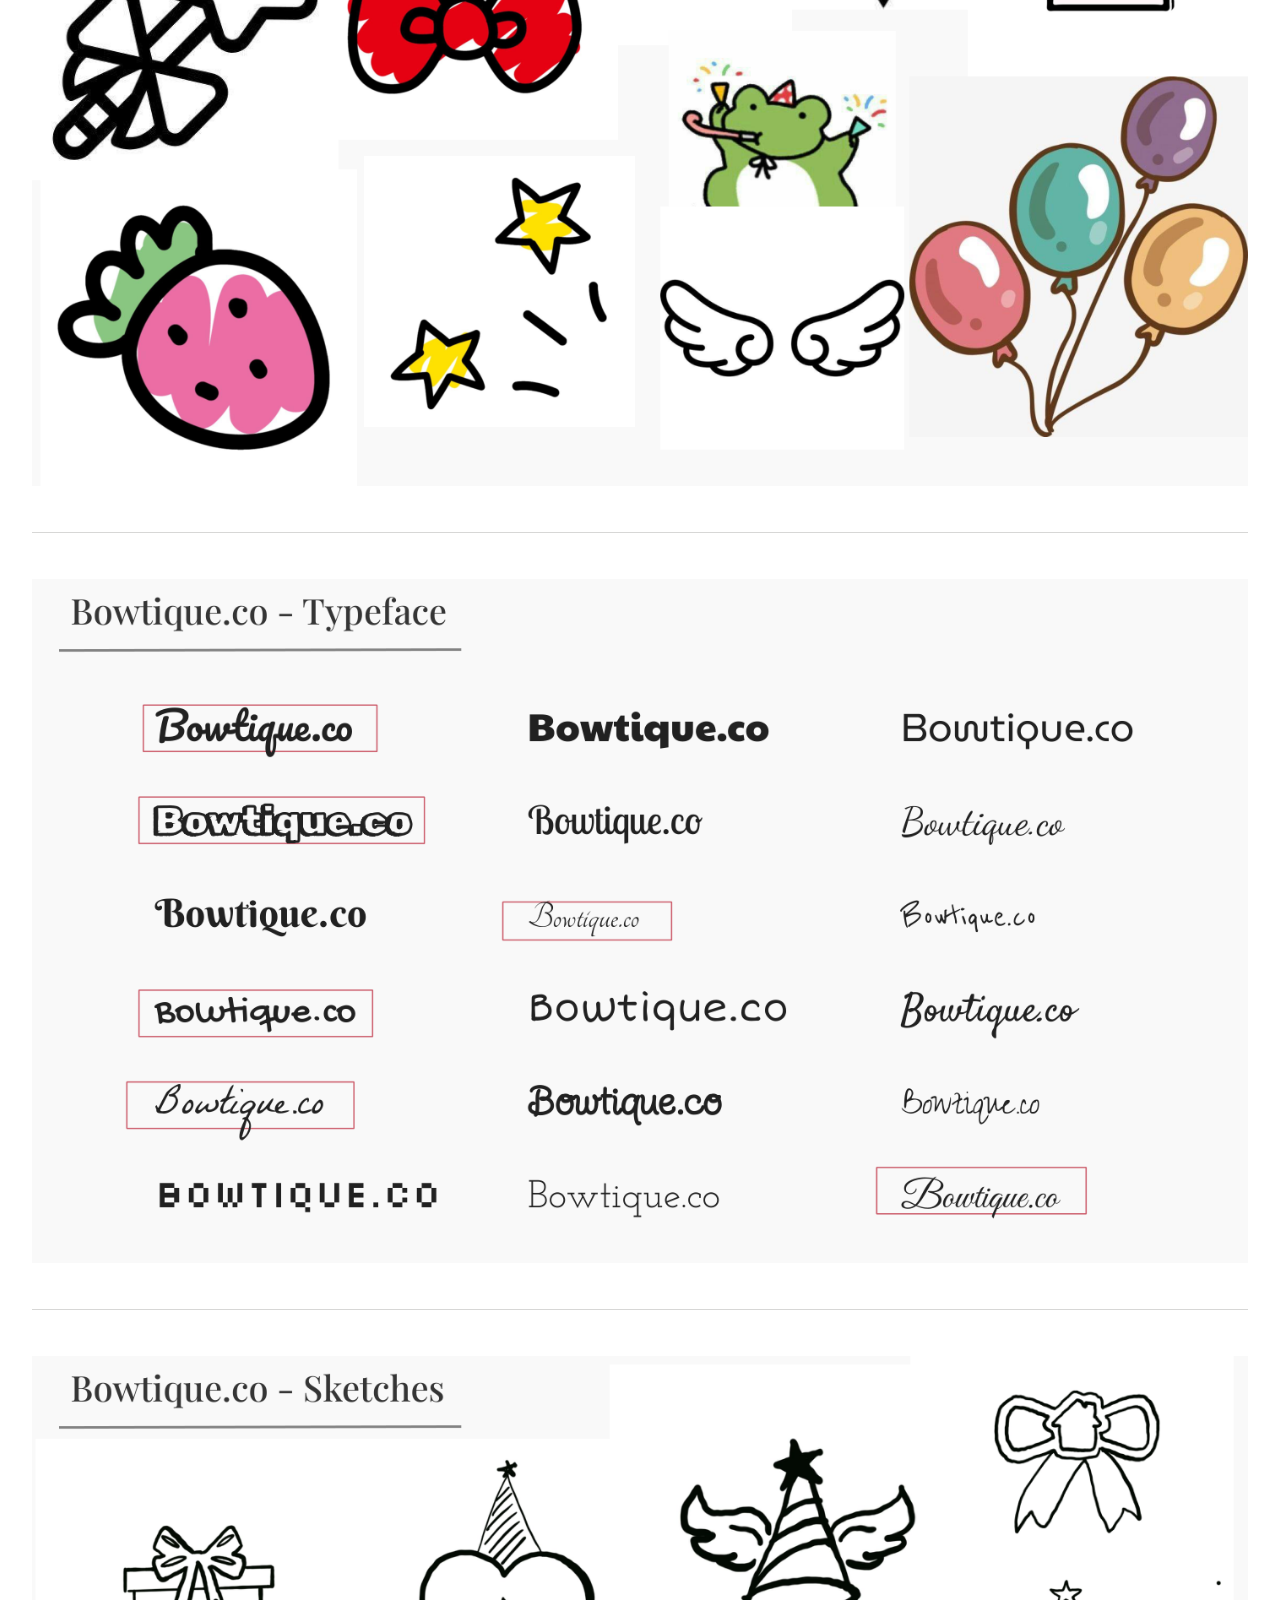
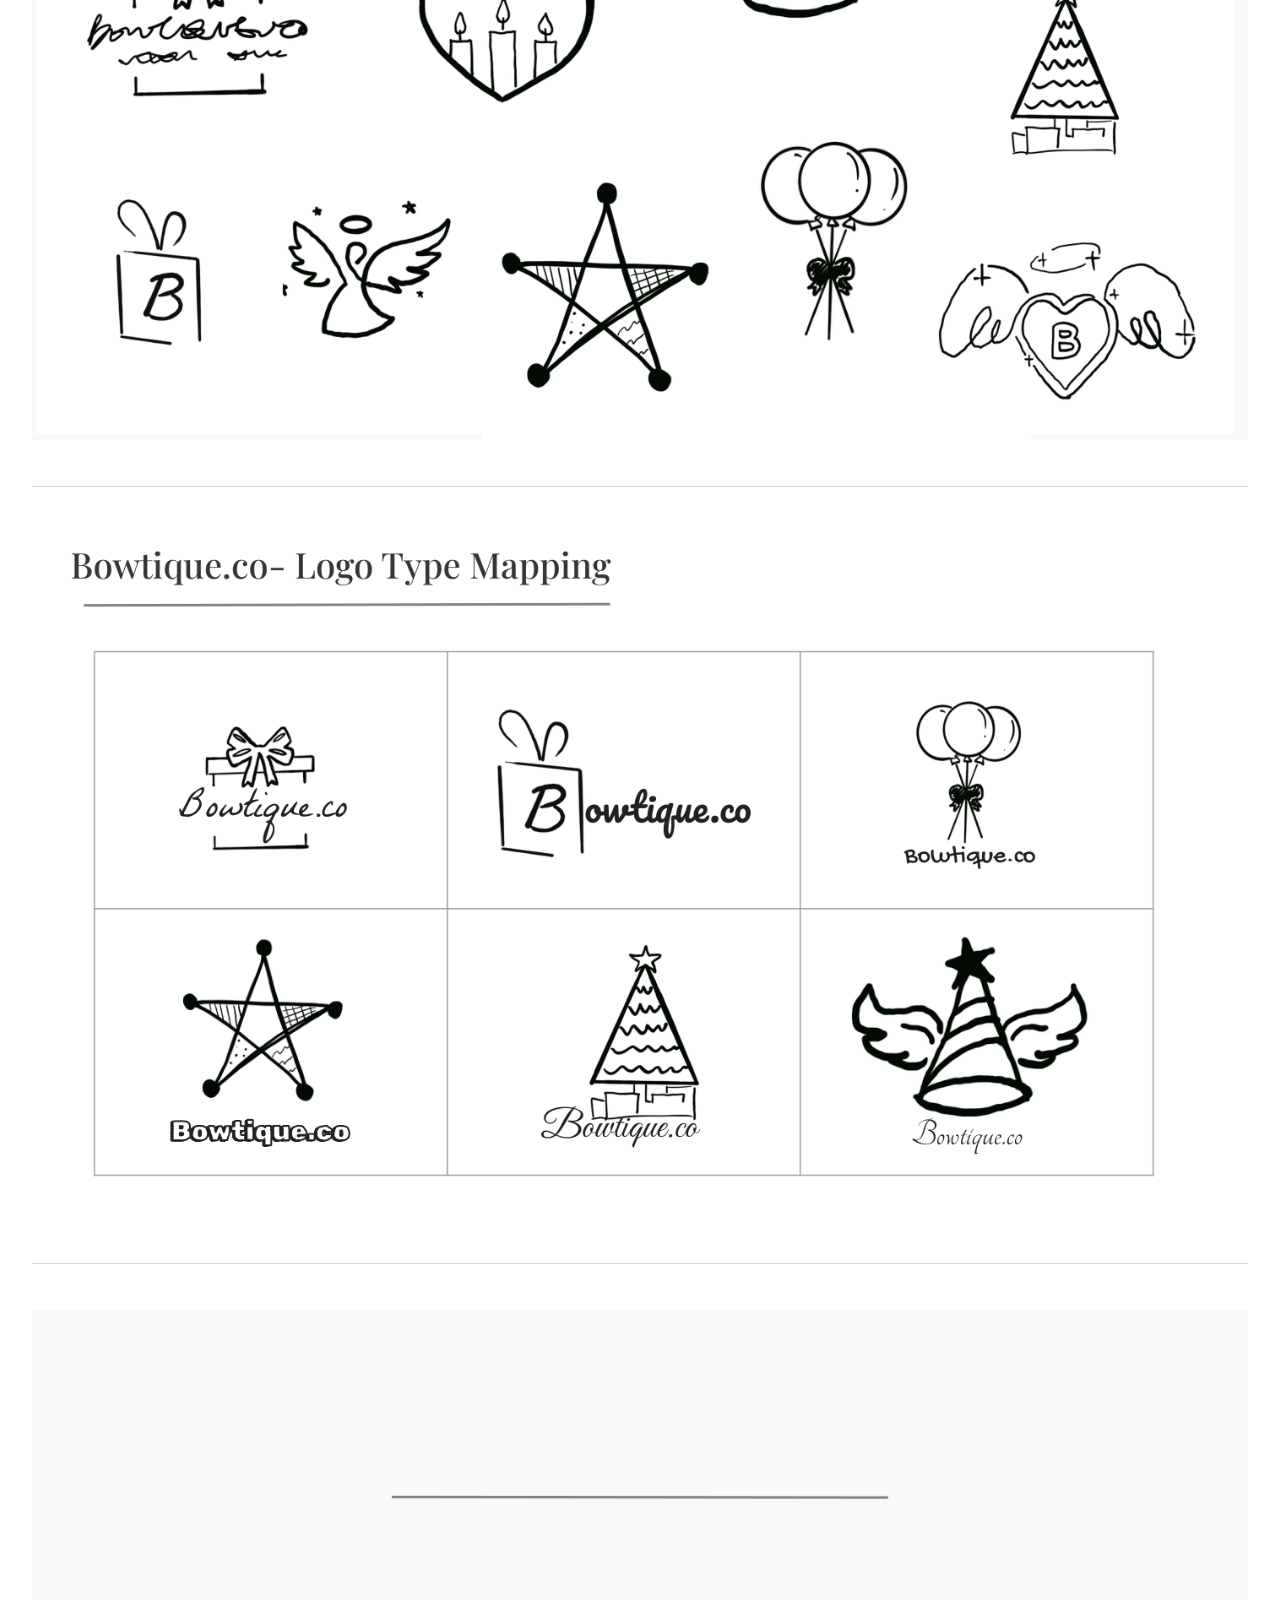
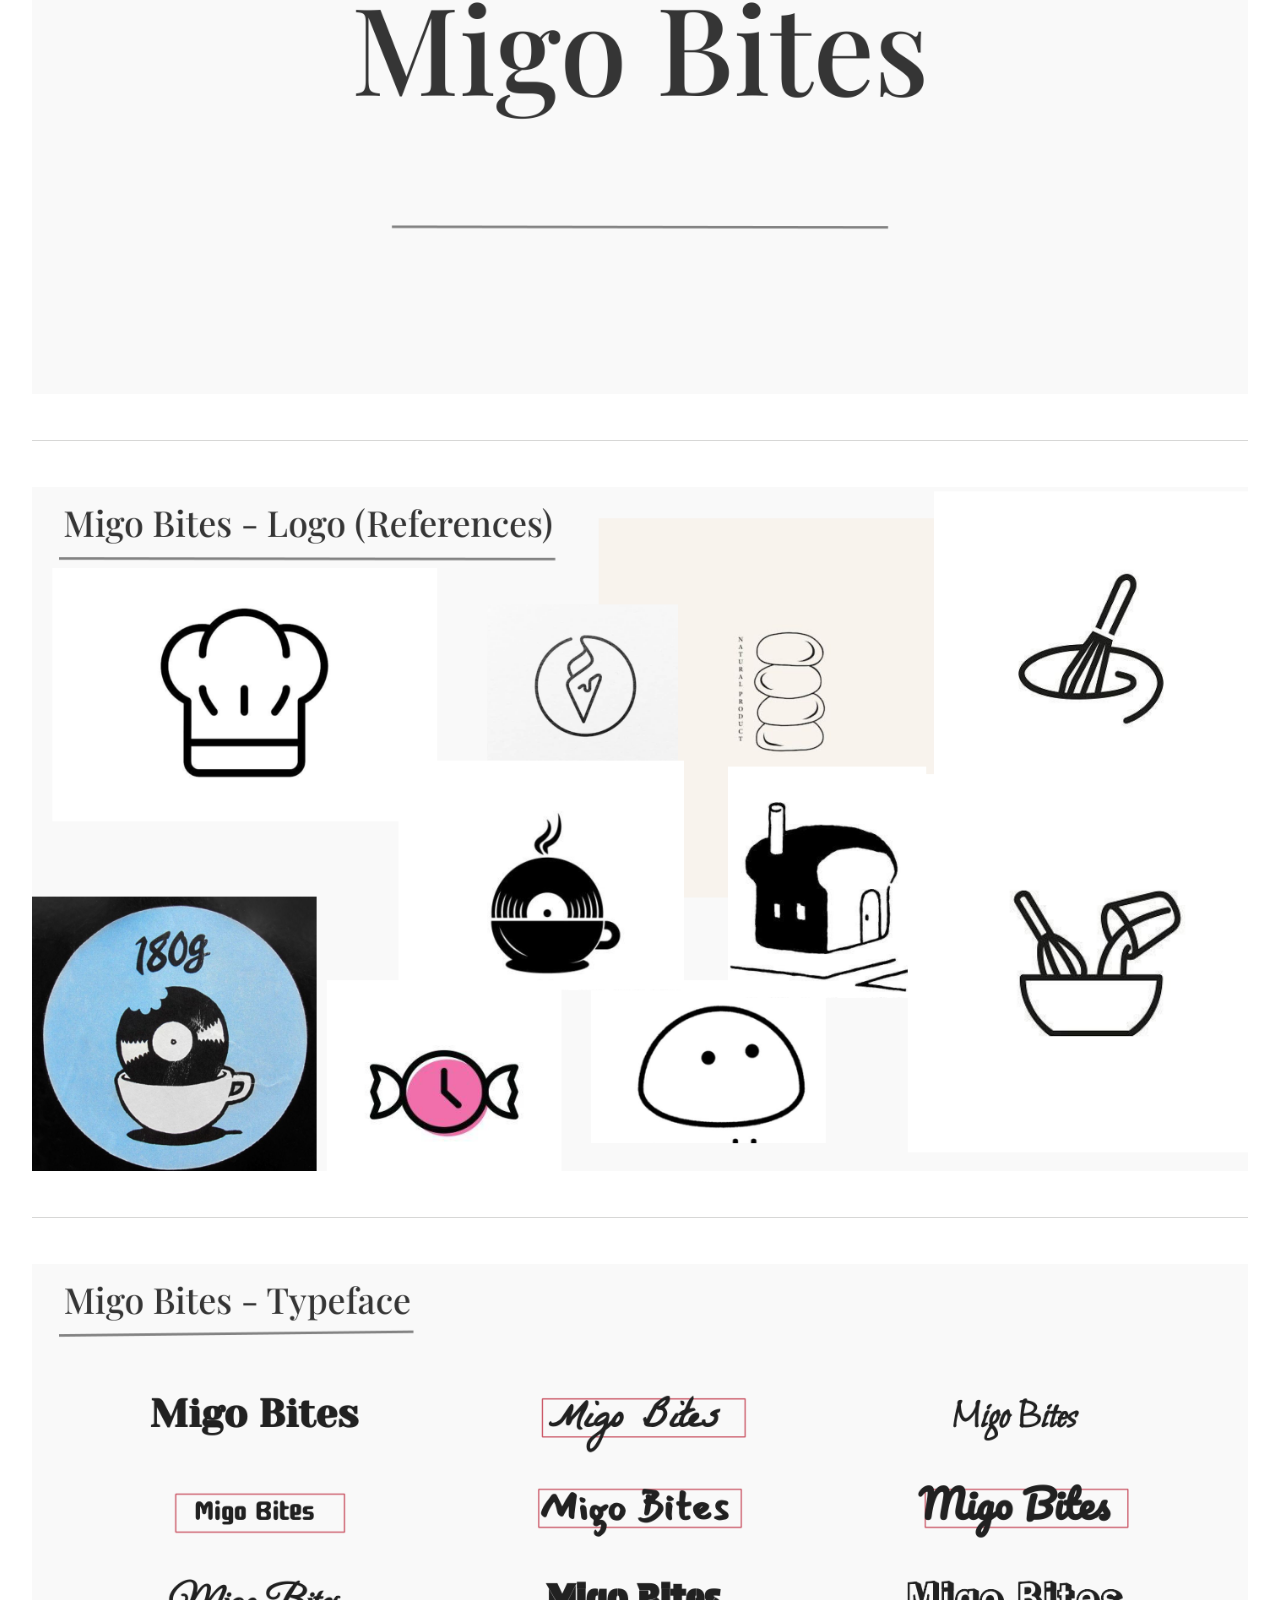
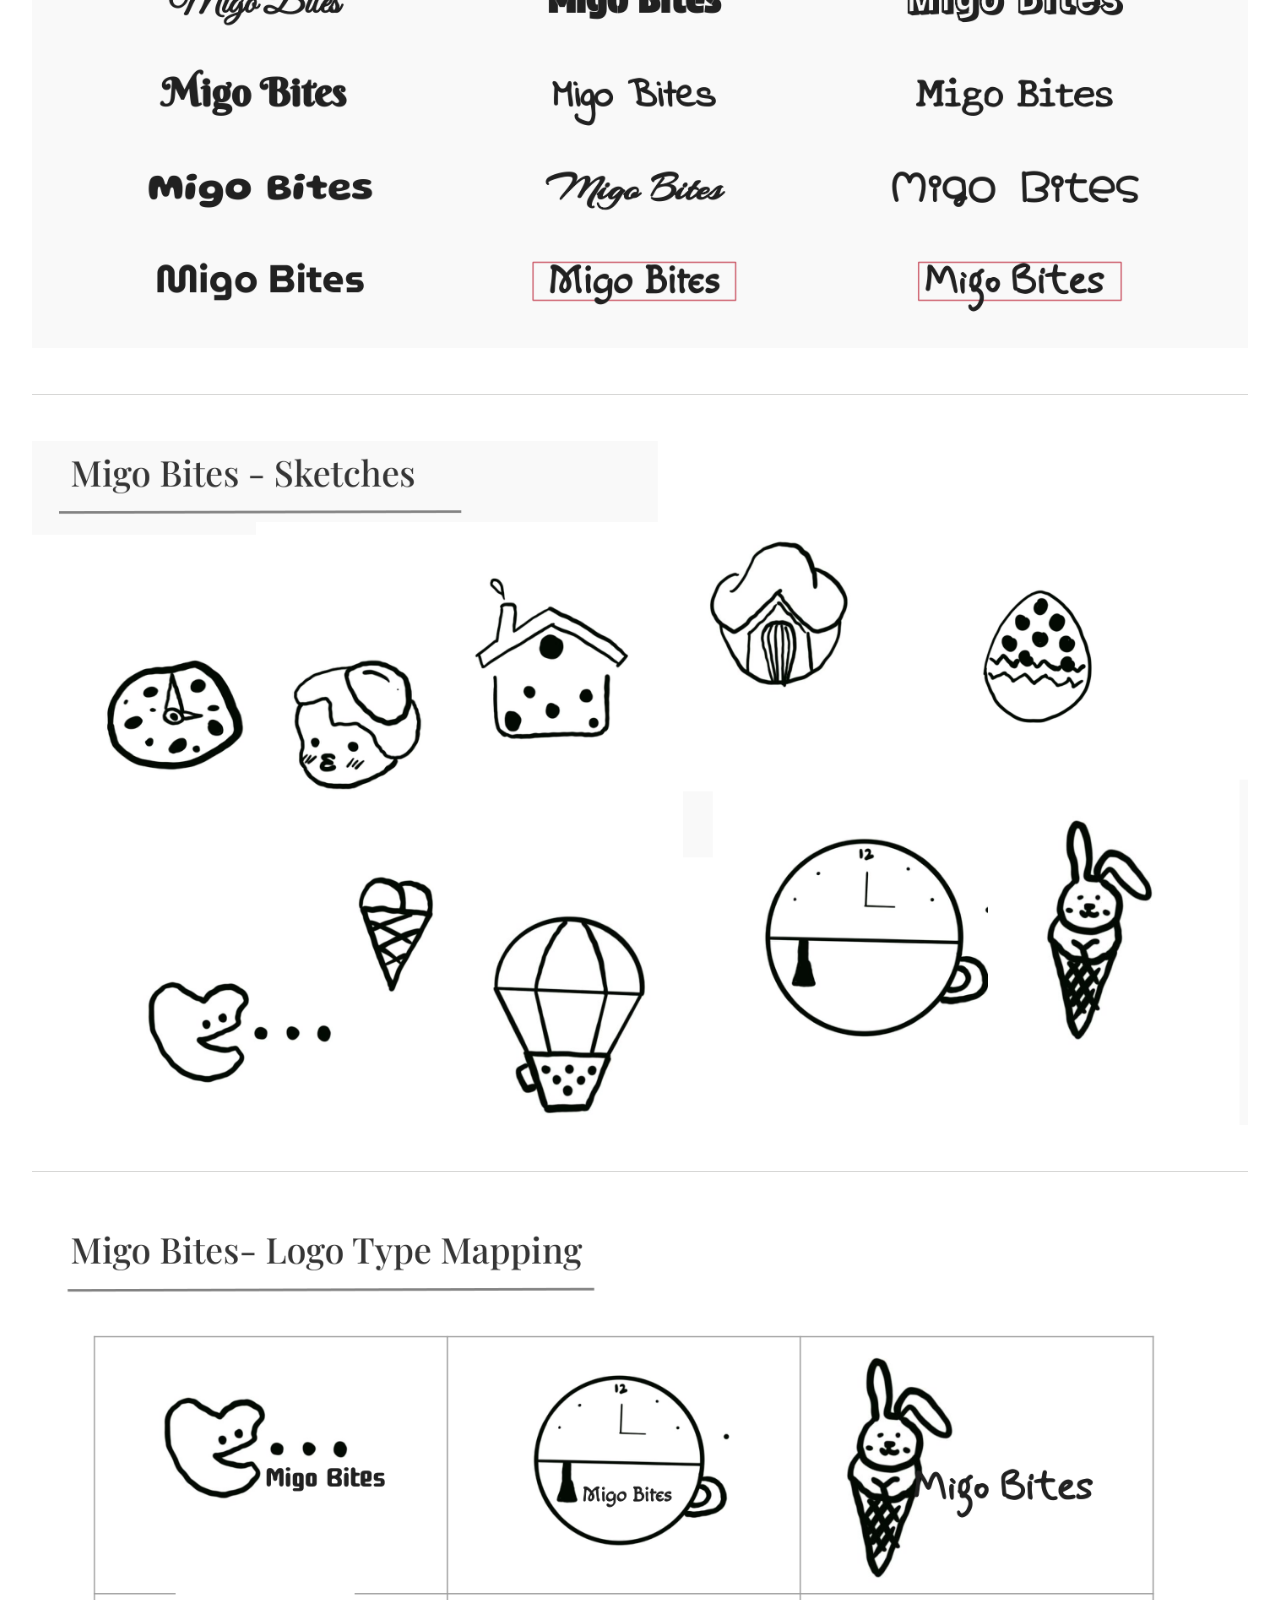
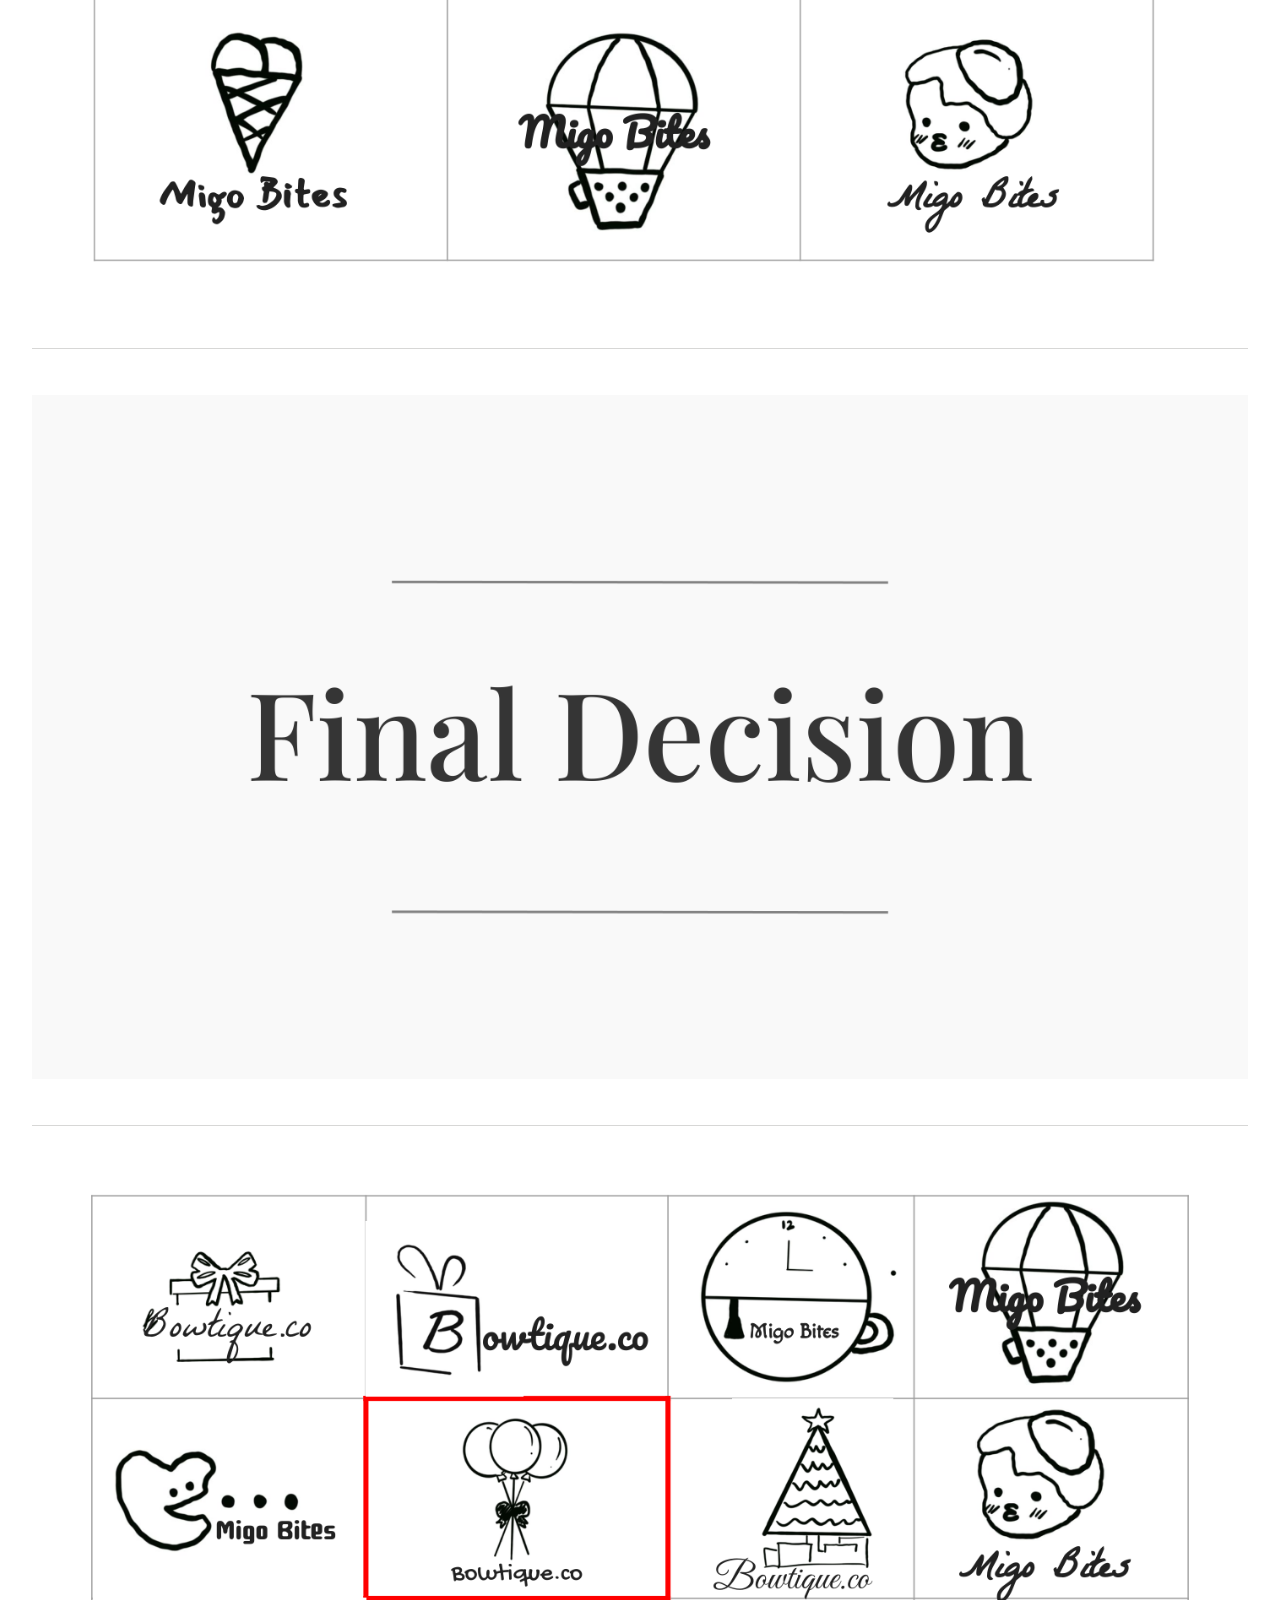
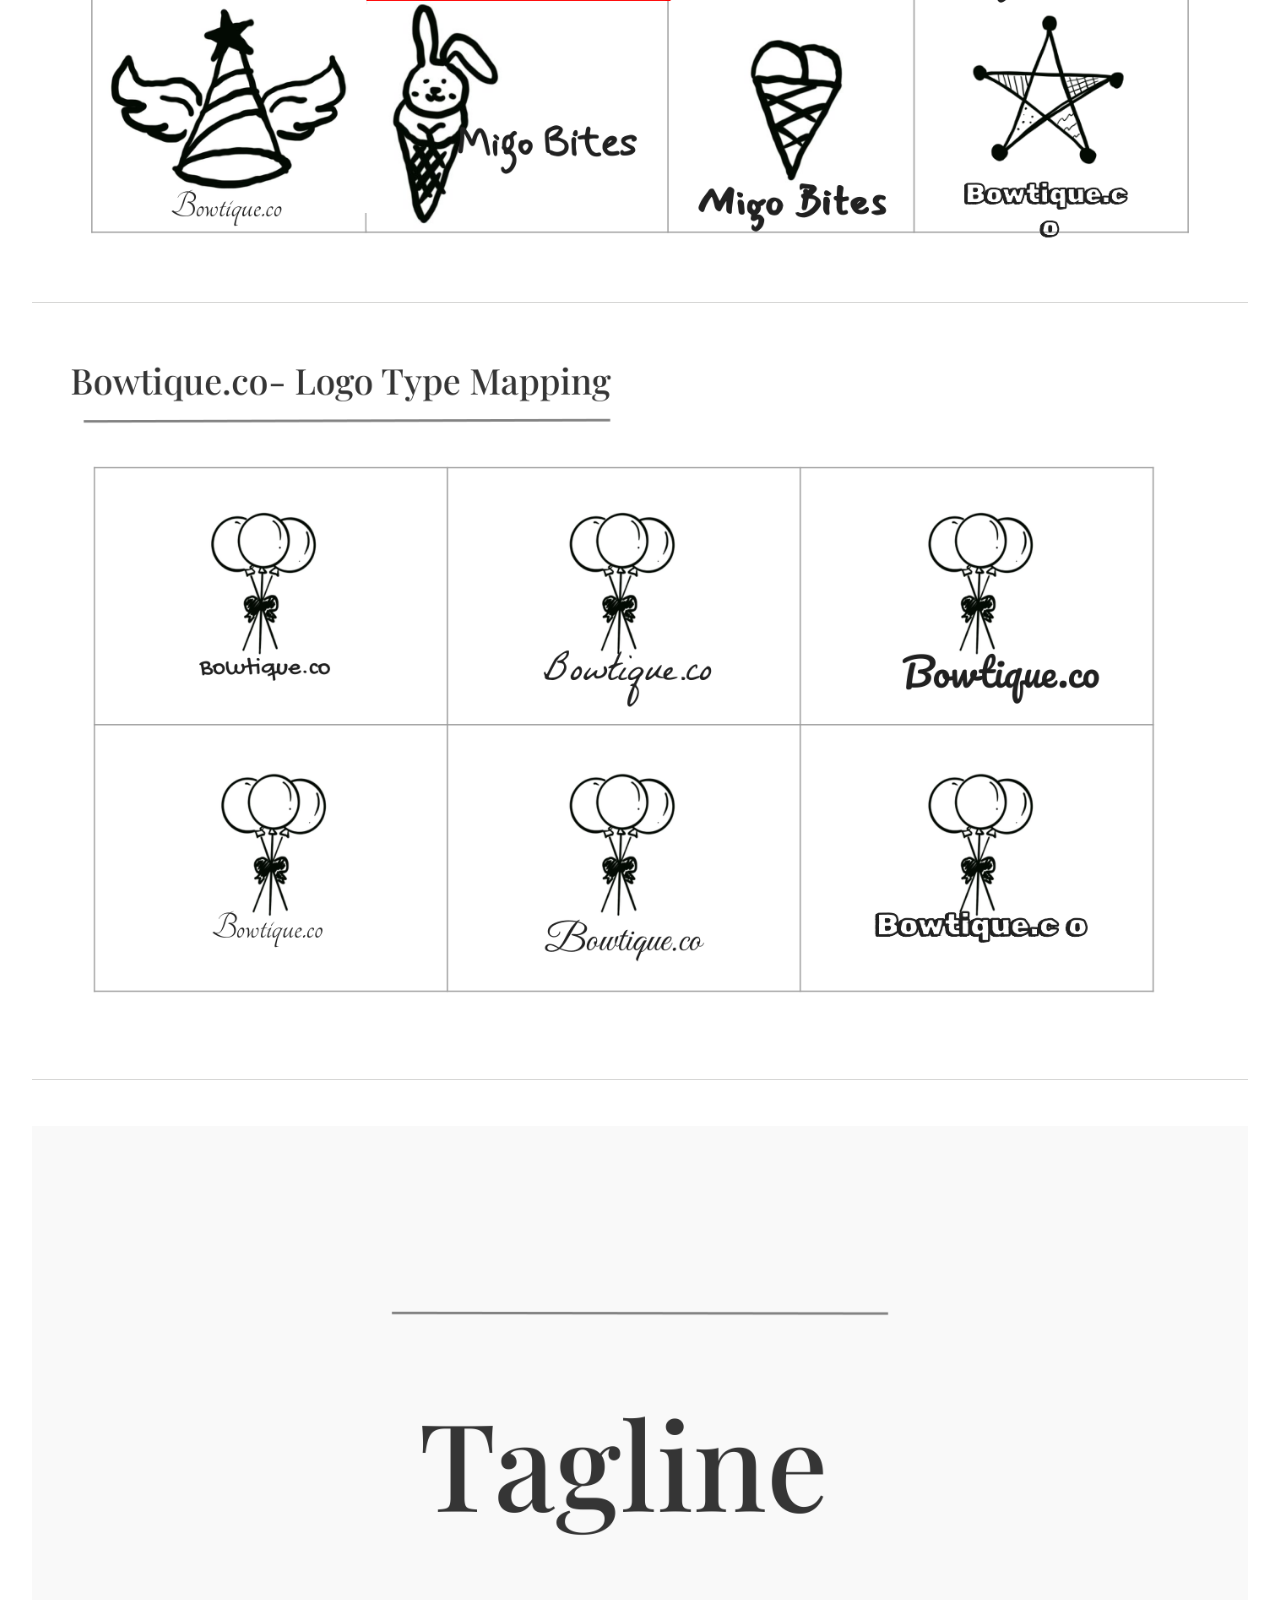
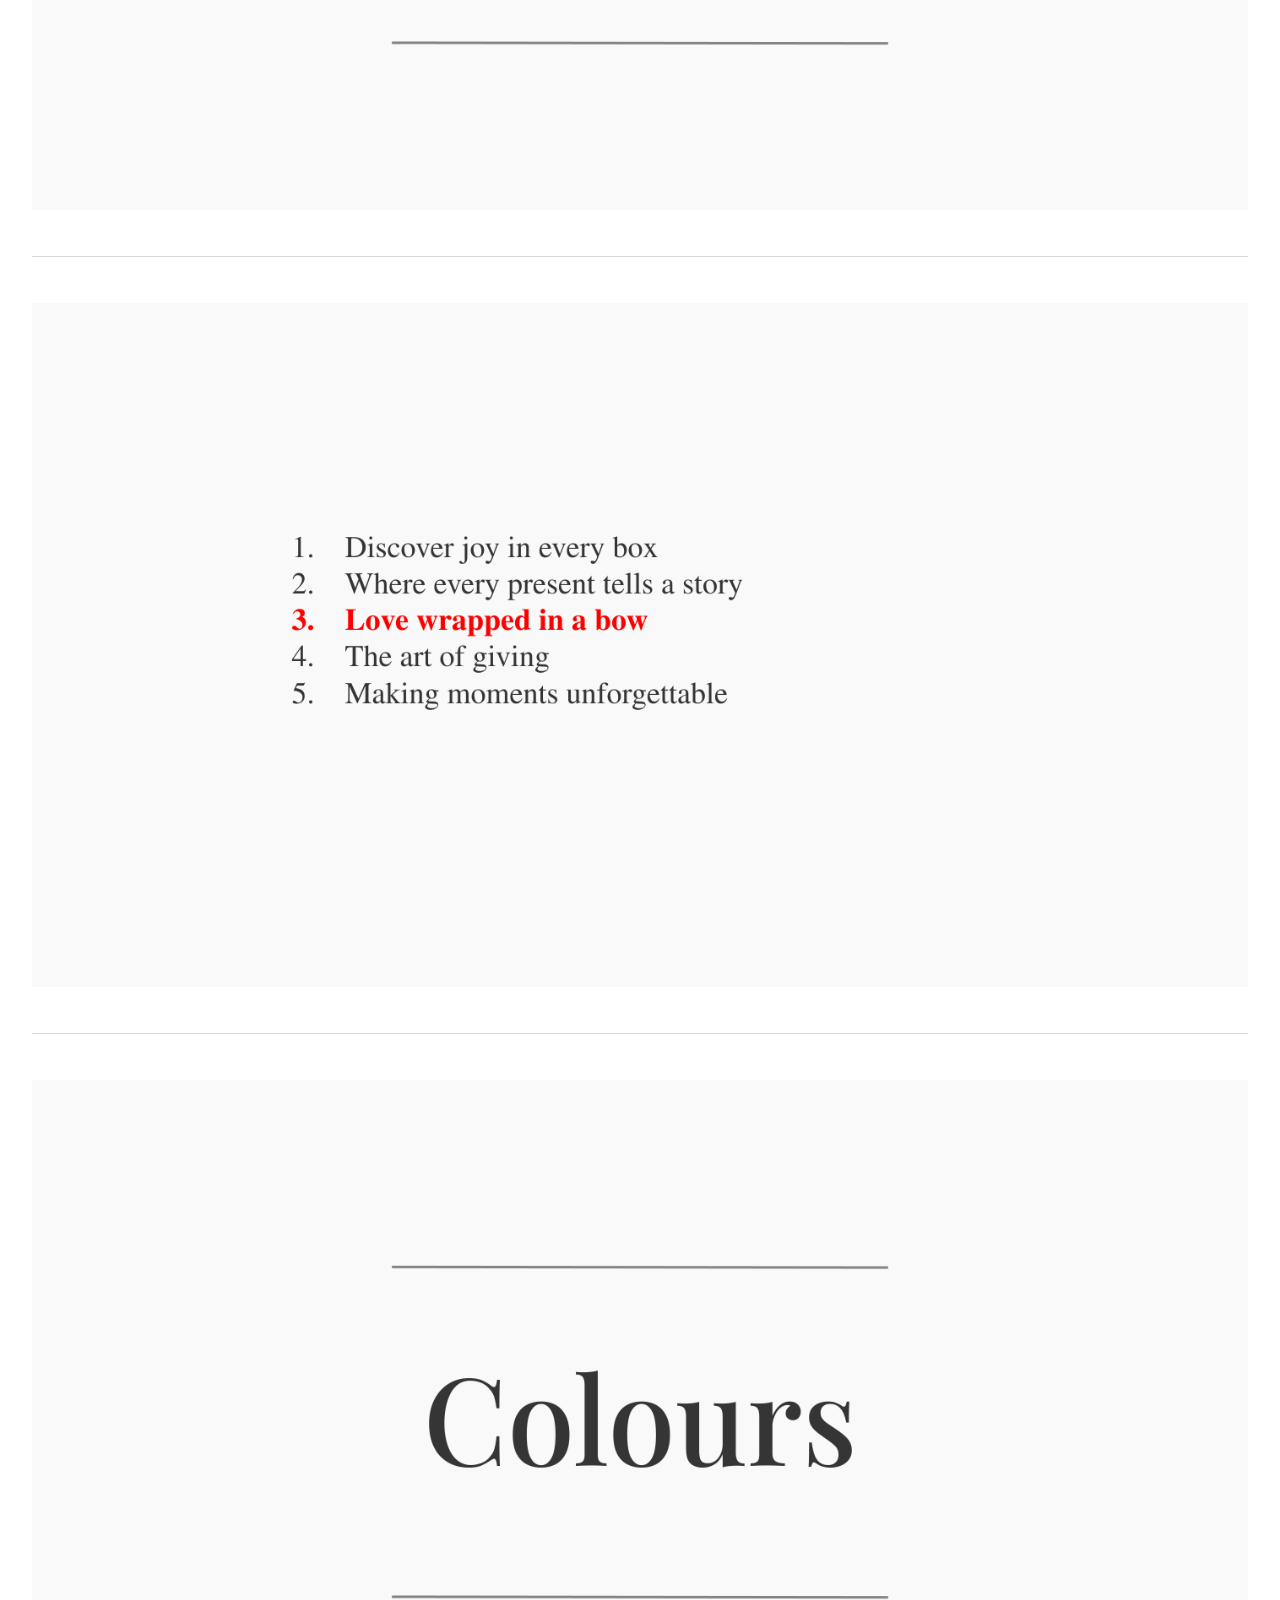
<file: design-process.html>
<!DOCTYPE html>
<html lang="en">
  <head>
    <meta charset="UTF-8" />
    <meta name="viewport" content="width=device-width, initial-scale=1.0" />
    <meta name="description" content="Bowtique brand guidelines design process." />
    <title>Bowtique Design Process | Natalie Sang</title>
    <link rel="icon" type="image/png" href="favicon-transparent.png" />
    <link rel="preconnect" href="https://fonts.googleapis.com" />
    <link rel="preconnect" href="https://fonts.gstatic.com" crossorigin />
    <link href="https://fonts.googleapis.com/css2?family=DM+Mono:wght@400;500&amp;family=Manrope:wght@400;500;600;700;800&amp;family=Playfair+Display:ital,wght@0,600;0,700;1,600&amp;display=swap" rel="stylesheet" />
    <link rel="stylesheet" href="styles.css" />
    <link rel="stylesheet" href="typography.css" />
    <link rel="stylesheet" href="contents.css" />
  </head>
  <body class="design-process-body">
    <header class="nav">
      <a class="brand" href="index.html" aria-label="Natalie Sang home"><span class="brand-initials">NS</span></a>
      <nav aria-label="Primary navigation"><a href="index.html#top">About</a><a href="index.html#work">Project</a><a href="index.html#contact">Contact</a></nav>
      <a class="availability" href="mailto:nataliesang07@gmail.com?subject=Portfolio%20enquiry">Available for work &nearr;</a>
    </header>
    <main class="design-process-page wrap" id="top">
      <p class="eyebrow">Bowtique Co.</p>
      <h1><span class="design-process-title">Design process</span><br /><em>Brand guidelines.</em></h1>
      <p class="design-process-intro">For this project, I had to choose a fictional brand and build its identity from the ground up. I created Bowtique Co., then developed its logo, colour palette, visual direction, and brand guidelines.</p>
      <figure class="design-process-hero-door"><img src="images/showcases/bowtique-door-sticker-yellow.png" alt="Yellow Bowtique storefront door with the balloon logo" /></figure>
      <a class="design-process-back" href="index.html#brand-guidelines">&larr; Back to project</a>
      <div class="design-process-gallery">
        <img src="images/design process/5.png" alt="Bowtique design process, step 5" loading="lazy" />
        <img src="images/design process/6.png" alt="Bowtique design process, step 6" loading="lazy" />
        <img src="images/design process/7.png" alt="Bowtique design process, step 7" loading="lazy" />
        <img src="images/design process/8.png" alt="Bowtique design process, step 8" loading="lazy" />
        <img src="images/design process/9.png" alt="Bowtique design process, step 9" loading="lazy" />
        <img src="images/design process/10.png" alt="Bowtique design process, step 10" loading="lazy" />
        <img src="images/design process/11.png" alt="Bowtique design process, step 11" loading="lazy" />
        <img src="images/design process/12.png" alt="Bowtique design process, step 12" loading="lazy" />
        <img src="images/design process/13.png" alt="Bowtique design process, step 13" loading="lazy" />
        <img src="images/design process/14.png" alt="Bowtique design process, step 14" loading="lazy" />
        <img src="images/design process/15.png" alt="Bowtique design process, step 15" loading="lazy" />
        <img src="images/design process/16.png" alt="Bowtique design process, step 16" loading="lazy" />
        <img src="images/design process/17.png" alt="Bowtique design process, step 17" loading="lazy" />
        <img src="images/design process/18.png" alt="Bowtique design process, step 18" loading="lazy" />
        <img src="images/design process/19.png" alt="Bowtique design process, step 19" loading="lazy" />
        <img src="images/design process/20.png" alt="Bowtique design process, step 20" loading="lazy" />
        <img src="images/design process/21.png" alt="Bowtique design process, step 21" loading="lazy" />
        <img src="images/design process/22.png" alt="Bowtique design process, step 22" loading="lazy" />
        <img src="images/design process/23.png" alt="Bowtique design process, step 23" loading="lazy" />
        <img src="images/design process/24.png" alt="Bowtique design process, step 24" loading="lazy" />
        <img src="images/design process/25.png" alt="Bowtique design process, step 25" loading="lazy" />
        <img src="images/design process/26.png" alt="Bowtique design process, step 26" loading="lazy" />
      </div>
      <div class="design-process-actions"><a class="design-process-back design-process-back-bottom" href="index.html#brand-guidelines">&larr; Back to project</a><a class="back-to-top" href="#top">Back to top &uarr;</a></div>
    </main>
  </body>
</html>
</file>
<file: styles.css>
:root{--ink:#22211f;--paper:#f7f5ef;--cream:#ece7dc;--coral:#ed6045;--violet:#a99bd7;--green:#bfd4aa;--line:#d8d4ca}*{box-sizing:border-box}html{scroll-behavior:smooth}body{margin:0;background:var(--paper);color:var(--ink);font-family:Manrope,Arial,sans-serif}.scroll-progress{position:fixed;z-index:20;top:0;left:0;width:100%;height:3px;background:transparent}.scroll-progress span{display:block;height:100%;background:var(--coral);transform:scaleX(0);transform-origin:left}.wrap{width:min(1240px,calc(100% - 64px));margin:auto}.nav{height:88px;display:flex;align-items:center;justify-content:space-between;border-bottom:1px solid var(--line);font:500 10px 'DM Mono',monospace;text-transform:uppercase;letter-spacing:.07em}.brand{position:relative;color:var(--ink);font:800 27px Manrope,sans-serif;letter-spacing:-2px;text-decoration:none}.brand:after{content:"";position:absolute;width:18px;height:5px;border-radius:50%;background:var(--coral);left:12px;bottom:-2px;transform:rotate(-12deg)}.brand span{color:var(--coral)}nav{display:flex;gap:28px;margin-left:110px}nav a,footer a{color:inherit;text-decoration:none}nav a{position:relative;padding:8px 0;transition:color .25s}nav a:after{content:"";position:absolute;left:0;right:0;bottom:1px;height:1px;background:var(--coral);transform:scaleX(0);transform-origin:left;transition:transform .25s}nav a:hover,nav a.current{color:var(--coral)}nav a:hover:after,nav a.current:after{transform:scaleX(1)}.availability{color:inherit;text-decoration:none;border:1px solid var(--ink);border-radius:20px;padding:8px 12px;transition:background .25s,color .25s}.availability:hover{background:var(--ink);color:var(--paper)}.hero{position:relative;min-height:645px;padding-top:60px;overflow:hidden}.eyebrow{font:10px 'DM Mono',monospace;letter-spacing:.08em;text-transform:uppercase}.eyebrow span{font-size:14px;color:var(--coral);margin-left:5px}.hero-title{position:relative;z-index:1;margin-top:46px;animation:intro-up .85s cubic-bezier(.2,.8,.2,1) both}.hero>.eyebrow{animation:intro-up .65s .1s cubic-bezier(.2,.8,.2,1) both}.hero-bottom{animation:intro-up .75s .35s cubic-bezier(.2,.8,.2,1) both}@keyframes intro-up{from{opacity:0;transform:translateY(28px)}to{opacity:1;transform:translateY(0)}}h1,h2{font-size:clamp(3.8rem,8.2vw,8rem);font-weight:700;line-height:.9;letter-spacing:-.085em;margin:0}em{font-family:'Playfair Display',serif;font-weight:600;letter-spacing:-.09em}.hero-orbit{position:absolute;right:7%;top:24%;width:116px;height:116px;border:1px solid var(--ink);border-radius:50%;display:grid;place-items:center;transform:rotate(-12deg);font:8px 'DM Mono',monospace;animation:float 4s ease-in-out infinite}.hero-orbit span{max-width:62px;text-align:center;line-height:1.45}.hero-orbit b{font-size:21px;font-weight:400;position:absolute;bottom:15px}@keyframes float{50%{translate:0 -10px}}.hero-bottom{position:absolute;right:0;bottom:55px;width:42%;display:flex;align-items:end;gap:44px;z-index:2}.hero-bottom p{max-width:300px;font-size:15px;line-height:1.6;margin:0}.round-link{width:54px;height:54px;display:grid;place-items:center;background:var(--coral);color:var(--paper);border-radius:50%;font-size:21px;text-decoration:none;transition:transform .3s}.round-link:hover{transform:rotate(45deg)}.hero-shape{position:absolute;z-index:0}.shape-one{width:305px;height:305px;right:6%;top:120px;border-radius:48% 52% 56% 44%/42% 43% 57% 58%;background:var(--green);transform:rotate(20deg);animation:shape-drift 8s ease-in-out infinite}.shape-two{width:112px;height:112px;right:27%;top:255px;border-radius:50%;background:var(--coral);animation:shape-drift 6s -2s ease-in-out infinite}@keyframes shape-drift{50%{translate:0 17px;rotate:8deg}}.marquee{background:var(--ink);color:var(--paper);overflow:hidden;white-space:nowrap;padding:16px 0;font:10px 'DM Mono',monospace;letter-spacing:.1em}.marquee div{display:inline-block;animation:slide 22s linear infinite}.marquee span{color:var(--coral);padding:0 24px;font-size:13px}@keyframes slide{to{transform:translateX(-50%)}}.work{padding:125px 0}.section-head{position:relative}.section-head h2,.about h2,.contact h2{font-size:clamp(3.1rem,6.4vw,6.2rem);margin-top:21px}.filters{display:flex;gap:8px;position:absolute;right:0;bottom:5px}.filters button{border:1px solid var(--line);border-radius:30px;background:transparent;padding:9px 13px;font:9px 'DM Mono',monospace;text-transform:uppercase;cursor:pointer}.filters button.active,.filters button:hover{background:var(--ink);border-color:var(--ink);color:var(--paper)}.project-grid{display:grid;grid-template-columns:1fr 1fr;gap:64px 22px;margin-top:64px}.project.featured,.project.wide{grid-column:span 2}.project-link{color:inherit;text-decoration:none}.project-art{height:400px;position:relative;overflow:hidden;transition:transform .45s cubic-bezier(.2,.8,.2,1)}.featured .project-art,.wide .project-art{height:510px}.project-link:hover .project-art{transform:scale(.985)}.project-meta{display:flex;justify-content:space-between;gap:15px;padding-top:15px}.project-meta span{font:9px 'DM Mono',monospace;text-transform:uppercase;letter-spacing:.06em}.project-meta h3{font-size:19px;letter-spacing:-.04em;margin:7px 0 0}.project-type{opacity:.55;padding-top:6px;white-space:nowrap}.aurora{display:grid;place-items:center;background:var(--violet);color:#27214c}.aurora-word{font:italic clamp(6.5rem,17vw,14rem) 'Playfair Display',serif;line-height:1;position:relative;z-index:2}.orbit-line{position:absolute;width:75%;height:44%;border:1px solid #28234c;border-radius:50%;transform:rotate(-16deg)}.orb{position:absolute;border-radius:50%;mix-blend-mode:multiply}.orb-a{width:195px;height:195px;background:var(--coral);top:12%;left:14%}.orb-b{width:135px;height:135px;background:var(--green);right:14%;bottom:12%}.art-caption{position:absolute;z-index:3;bottom:34px;left:38px;font:9px/1.45 'DM Mono',monospace;text-transform:uppercase}.bloom{background:#f0bbba;color:#963e48;padding:34px}.bloom-flower{position:absolute;right:-20px;top:66px;font-size:225px;line-height:.65;color:#e36b67;transform:rotate(14deg)}.bloom-copy{position:relative;z-index:1;font-size:clamp(2.5rem,5vw,4.6rem);line-height:.8;letter-spacing:-.09em;font-weight:800}.bloom small{position:absolute;z-index:1;bottom:30px;font:9px 'DM Mono',monospace}.mono{background:#34453d;color:#edf0e6}.mono-disc{height:255px;width:255px;background:var(--green);border-radius:50%;position:absolute;right:14%;top:18%;mix-blend-mode:screen}.mono-label{padding:33px;position:relative;z-index:1;font-size:35px;line-height:.76;letter-spacing:-.09em;font-weight:800}.mono-tag{position:absolute;right:29px;bottom:29px;font:9px/1.4 'DM Mono',monospace}.pomelo{background:#e9c760}.pomelo-sun{width:320px;height:320px;border-radius:50%;background:var(--coral);position:absolute;left:50%;top:50%;transform:translate(-50%,-50%)}.pomelo-text{position:absolute;left:8%;top:26%;z-index:1;font-size:clamp(4rem,10vw,8.7rem);line-height:.72;letter-spacing:-.12em;font-weight:800}.pomelo-text em{font-size:.8em}.pomelo-note{position:absolute;right:11%;bottom:12%;z-index:2;font:italic 19px/1 'Playfair Display',serif}.stamp{position:absolute;left:10%;bottom:12%;border:1px solid var(--ink);border-radius:50%;width:83px;height:83px;display:grid;place-items:center;text-align:center;font:8px/1.35 'DM Mono',monospace;transform:rotate(-11deg)}.section-continue{display:flex;align-items:center;justify-content:space-between;color:inherit;text-decoration:none;border-top:1px solid var(--line);padding:20px 0 0;margin-top:90px;font:10px 'DM Mono',monospace;text-transform:uppercase;letter-spacing:.07em}.section-continue span{font-size:20px;transition:transform .25s}.section-continue:hover span{transform:translateY(5px)}.about{padding:7px 0 135px}.about-layout{display:grid;grid-template-columns:1.5fr .6fr;gap:90px;margin-top:25px}.about-layout p{font-size:15px;line-height:1.7;margin:0 0 16px}.text-link{display:inline-block;color:inherit;font:10px 'DM Mono',monospace;text-transform:uppercase;text-decoration:none;border-bottom:1px solid;padding-bottom:6px;margin-top:24px}.text-link span{margin-left:20px}.credentials{display:grid;grid-template-columns:repeat(4,1fr);border-top:1px solid var(--line);margin-top:100px}.credentials div{min-height:122px;padding:24px 18px;border-right:1px solid var(--line);display:flex;flex-direction:column;justify-content:space-between}.credentials div:first-child{padding-left:0}.credentials div:last-child{border-right:0}.credentials strong{font:700 clamp(2rem,4vw,3.5rem)/1 Manrope,sans-serif;letter-spacing:-.09em}.credentials span{font:9px 'DM Mono',monospace;letter-spacing:.05em;text-transform:uppercase;max-width:110px;line-height:1.45}.contact{background:var(--coral);color:var(--ink);padding:122px 0}.contact h2{margin:26px 0 20px}.contact-note{max-width:370px;margin:0 0 35px;font-size:15px;line-height:1.6}.email{color:inherit;text-decoration:none;font-size:clamp(1.35rem,3vw,2.8rem);letter-spacing:-.07em;border-bottom:2px solid currentColor;padding-bottom:7px}.email span{margin-left:17px}footer{min-height:91px;display:flex;align-items:center;justify-content:space-between;font:9px 'DM Mono',monospace;letter-spacing:.04em}footer div{display:flex;gap:18px}.reveal{opacity:0;transform:translateY(22px);transition:opacity .7s ease,transform .7s ease}.reveal.visible{opacity:1;transform:translateY(0)}.project.hidden{display:none}@media(prefers-reduced-motion:reduce){*,*:before,*:after{animation-duration:.01ms!important;animation-iteration-count:1!important;scroll-behavior:auto!important;transition-duration:.01ms!important}}@media(max-width:700px){.wrap{width:calc(100% - 36px)}.nav{height:72px}.nav nav{display:none}.availability{font-size:8px}.hero{min-height:590px;padding-top:43px}.hero-title{margin-top:55px}.hero-orbit{display:none}.shape-one{width:215px;height:215px;right:-28px;top:148px}.shape-two{width:70px;height:70px;right:39%;top:268px}.hero-bottom{bottom:39px;width:100%;justify-content:space-between;gap:5px}.hero-bottom p{max-width:230px;font-size:13px}.work{padding:80px 0}.filters{position:static;overflow:auto;margin-top:28px;padding-bottom:2px}.filters button{white-space:nowrap}.project-grid{grid-template-columns:1fr;gap:45px;margin-top:38px}.project.featured,.project.wide{grid-column:auto}.project-art,.featured .project-art,.wide .project-art{height:340px}.aurora-word{font-size:84px}.project-type{display:none}.project-meta h3{font-size:17px}.section-continue{margin-top:56px}.about{padding-bottom:80px}.about-layout{grid-template-columns:1fr;gap:30px}.credentials{grid-template-columns:1fr 1fr;margin-top:62px}.credentials div{min-height:105px;padding:18px}.credentials div:nth-child(2){border-right:0}.credentials div:nth-child(-n+2){border-bottom:1px solid var(--line)}.credentials div:nth-child(odd){padding-left:0}.contact{padding:80px 0}footer{min-height:0;padding:23px 0;align-items:flex-start;flex-direction:column;gap:16px}footer div{gap:14px}.reveal{opacity:1;transform:none}}
</file>
<file: transitions.css>
.page-section {
  position: relative;
  scroll-margin-top: 24px;
}

.page-section::before {
  display: none;
}

.page-section.in-view::before {
  display: none;
}

.hero.page-section::before,
.contact.page-section::before {
  display: none;
}

.page-section .eyebrow,
.page-section h2,
.page-section .project-grid,
.page-section .about-layout,
.page-section .credentials,
.page-section .contact-inner {
  transition: transform .75s cubic-bezier(.2,.8,.2,1), opacity .6s ease;
}

.page-section:not(.in-view):not(.hero) .eyebrow,
.page-section:not(.in-view):not(.hero) h2,
.page-section:not(.in-view):not(.hero) .project-grid,
.page-section:not(.in-view):not(.hero) .about-layout,
.page-section:not(.in-view):not(.hero) .credentials,
.page-section:not(.in-view):not(.hero) .contact-inner {
  opacity: .68;
  transform: translateY(32px);
}

.page-section.in-view .project-grid { transition-delay: .08s; }
.page-section.in-view .credentials { transition-delay: .13s; }

@media (prefers-reduced-motion: reduce) {
  .page-section::before,
  .page-section .eyebrow,
  .page-section h2,
  .page-section .project-grid,
  .page-section .about-layout,
  .page-section .credentials,
  .page-section .contact-inner { transition: none; }
}
</file>
<file: typography.css>
/* Readability and persistent navigation overrides. */
.nav {
  position: sticky;
  top: 0;
  z-index: 15;
  background: var(--paper);
  width: 100%;
  padding: 0 32px;
  border-bottom: 0;
}

/* Use the same handwritten Natalie Sang artwork as the favicon in the header. */
.brand { display: grid; width: auto; height: 64px; place-items: center; color: #ffd84d; }
.brand::after { display: none; }
.brand-initials { font: 800 30px/1 Manrope, sans-serif; letter-spacing: .12em; }
nav { margin-left: 0; }

body,
.hero-bottom p,
.about-layout p,
.contact-note {
  font-size: 13pt;
}

.eyebrow,
.nav,
.filters button,
.project-meta span,
.art-caption,
.bloom small,
.mono-tag,
.stamp,
.credentials span,
.text-link,
.section-continue,
footer {
  font-size: 13pt;
}

.hero-orbit,
.availability {
  font-size: 13pt;
}

@media (max-width: 700px) {
  .nav { padding: 0 18px; }
  .brand { height: 54px; }
  .brand-initials { font-size: 27px; }
  .availability { font-size: 10pt; }
  .hero-bottom p,
  .about-layout p,
  .contact-note { font-size: 13pt; }
}
</file>
<file: contact-form.css>
.contact-form {
  display: grid;
  gap: 16px;
  max-width: 570px;
  margin-top: 34px;
}

.contact-form label {
  display: grid;
  gap: 7px;
  font: 13pt Manrope, Arial, sans-serif;
}

.contact-form input,
.contact-form textarea {
  width: 100%;
  border: 0;
  border-bottom: 1px solid var(--ink);
  border-radius: 0;
  outline: 0;
  background: transparent;
  color: var(--ink);
  padding: 7px 0;
  font: 13pt Manrope, Arial, sans-serif;
  resize: vertical;
}

.contact-form input:focus,
.contact-form textarea:focus { border-bottom-width: 3px; }

.contact-form button {
  justify-self: start;
  border: 1px solid var(--ink);
  border-radius: 999px;
  background: var(--ink);
  color: var(--paper);
  padding: 13px 20px;
  font: 13pt Manrope, Arial, sans-serif;
  cursor: pointer;
  transition: transform .2s ease, background .2s ease, color .2s ease;
}

.contact-form button:hover { background: transparent; color: var(--ink); transform: translateY(-2px); }
.contact-form button span { margin-left: 12px; }
.contact-direct-links { display: flex; flex-wrap: wrap; gap: 12px; align-items: center; }
.contact-direct-links a {
  border: 1px solid var(--ink);
  border-radius: 999px;
  color: var(--ink);
  padding: 13px 20px;
  font: 13pt Manrope, Arial, sans-serif;
  text-decoration: none;
  transition: transform .2s ease, background .2s ease, color .2s ease;
}
.contact-direct-links a:hover { background: var(--ink); color: var(--paper); transform: translateY(-2px); }
.contact-direct-links a span { margin-left: 12px; }
.honeypot { display: none; }

.contact-actions {
  display: grid;
  grid-template-columns: repeat(2, minmax(0, 1fr));
  gap: 14px;
  max-width: 760px;
  margin: 38px auto 0;
}

.contact-action {
  display: flex;
  align-items: center;
  justify-content: center;
  gap: 20px;
  min-height: 116px;
  padding: 24px 28px;
  border: 1px solid var(--ink);
  color: var(--paper);
  background: var(--ink);
  font: 500 clamp(18px, 2.2vw, 28px) Manrope, Arial, sans-serif;
  text-decoration: none;
  transition: transform .2s ease, background .2s ease, color .2s ease;
}

.contact-action b { font: 400 25px/1 'DM Mono', monospace; }
.contact-action:hover { background: transparent; color: var(--ink); transform: translateY(-4px); }
.contact-whatsapp { background: var(--coral); border-color: var(--coral); color: #ffffff; }
.contact-whatsapp:hover { background: transparent; color: var(--ink); border-color: var(--ink); }

.contact .contact-inner {
  text-align: center;
}

.contact .contact-note {
  margin-left: auto;
  margin-right: auto;
}

@media (max-width: 600px) {
  .contact-actions { grid-template-columns: 1fr; }
}
</file>
<file: resume.css>
.hero { min-height: 700px; }

.hero-title { text-align: center; }

.about-overview {
  position: relative;
  z-index: 2;
  max-width: 620px;
  margin: 52px auto 0;
  padding: 25px 0 0;
  border-top: 3px solid var(--coral);
  text-align: center;
}

.about-overview p { margin: 0; font-size: 13pt; line-height: 1.5; }
.seo-role { display: inline-block; white-space: nowrap; margin-top: 5px; }
.about-overview .eyebrow { margin-bottom: 15px; font-size: 10pt; color: var(--coral); }

.about-hero-sketch {
  position: absolute;
  z-index: 1;
  right: clamp(4%, 10vw, 13%);
  bottom: 46px;
  width: clamp(180px, 26vw, 360px);
  height: auto;
  max-height: 72%;
  object-fit: contain;
  filter: invert(1);
  pointer-events: none;
}

.profile-details { padding: 120px 0 135px; }

.profile-heading { display: grid; grid-template-columns: 1.25fr .75fr; gap: 42px; align-items: end; }
.profile-heading .eyebrow { grid-column: span 2; margin: 0; }
.profile-heading h2 { font-size: clamp(3.1rem,6.4vw,6.2rem); }
.profile-heading > p:last-child { max-width: 320px; margin: 0 0 8px; font-size: 13pt; line-height: 1.5; }

.profile-cards { display: grid; grid-template-columns: 1fr 1fr; gap: 18px; margin-top: 66px; }
.profile-card { position: relative; min-height: 320px; overflow: hidden; padding: 31px; border-radius: 3px; color: var(--ink); }
.profile-card > span { position: absolute; top: 24px; right: 28px; font: 13pt 'DM Mono', monospace; opacity: .6; }
.profile-card .eyebrow { position: relative; z-index: 1; margin: 0; font-size: 10pt; }
.profile-card h3 { position: relative; z-index: 1; max-width: 440px; margin: 25px 0 0; font-size: clamp(1.55rem,2.7vw,2.6rem); line-height: .98; letter-spacing: -.07em; }
.profile-card h3 small { display: block; margin: 8px 0 22px; font: 13pt/1.35 'DM Mono', monospace; letter-spacing: -.035em; }
.profile-card i { position: absolute; display: block; border-radius: 50%; }

.education { background: var(--green); }
.education i { right: -65px; bottom: -93px; width: 255px; height: 255px; border: 1px solid var(--ink); box-shadow: inset 0 0 0 26px var(--green), inset 0 0 0 27px var(--ink); }
.experience { background: var(--violet); color: #27214c; }
.experience { min-height: 650px; }
.experience-list { position: relative; z-index: 1; margin-top: 23px; }
.experience-list section + section { margin-top: 24px; padding-top: 20px; border-top: 1px solid rgba(39, 33, 76, .35); }
.experience-list h3 { margin: 0; font-size: clamp(1.35rem, 2.1vw, 2rem); line-height: 1; }
.experience-meta { margin: 6px 0 10px; font: 10pt/1.35 'DM Mono', monospace; }
.experience-list ul { max-width: 470px; margin: 0; padding-left: 18px; font-size: 13pt; line-height: 1.35; }
.experience-list li + li { margin-top: 4px; }
.experience i { display: none; }
.languages { background: #efd27e; }
.languages { min-height: 445px; }
.language-bars { position: relative; z-index: 1; margin-top: 30px; }
.language-level + .language-level { margin-top: 17px; }
.language-level p { display: flex; justify-content: space-between; gap: 14px; margin: 0 0 7px; font-size: 13pt; }
.language-level strong { font-weight: 700; }
.language-level span { font: 10pt 'DM Mono', monospace; text-transform: uppercase; letter-spacing: .02em; }
.language-level i { position: relative; display: block; width: 100%; height: 7px; border-radius: 99px; background: rgba(34, 33, 31, .18); }
.language-level i::after { content: ''; position: absolute; inset: 0 auto 0 0; width: var(--level); border-radius: inherit; background: var(--coral); transform: scaleX(0); transform-origin: left; transition: transform .85s cubic-bezier(.2,.8,.2,1); }
.language-bars.is-loaded .language-level i::after { transform: scaleX(1); }
.language-bars.is-loaded .language-level:nth-child(2) i::after { transition-delay: .12s; }
.language-bars.is-loaded .language-level:nth-child(3) i::after { transition-delay: .24s; }
.language-bars.is-loaded .language-level:nth-child(4) i::after { transition-delay: .36s; }
.language-bars.is-loaded .language-level:nth-child(5) i::after { transition-delay: .48s; }
.software { background: #34453d; color: #edf0e6; }

.language-dots { position: absolute; right: 28px; bottom: 28px; display: flex; gap: 9px; }
.language-dots b { width: 22px; height: 22px; border-radius: 50%; background: var(--coral); }
.language-dots b:nth-child(2) { background: var(--ink); }.language-dots b:nth-child(3) { background: var(--paper); }.language-dots b:nth-child(4) { background: var(--violet); }
.software { min-height: 450px; }
.tool-list { position: absolute; z-index: 1; inset: 190px 23px 20px; display: block; }
.tool-list img { position: absolute; display: block; width: 50px; height: 50px; padding: 0; object-fit: contain; border: 0; border-radius: 0; background: transparent; filter: invert(1); animation: software-drift 9s ease-in-out infinite; }
.tool-list img:nth-child(1) { left: 2%; top: 8%; --meet-x: 49px; --meet-y: 34px; --away-x: 22px; --away-y: 8px; --tilt: -7deg; animation-duration: 9.4s; }.tool-list img:nth-child(2) { left: 26%; top: 1%; --meet-x: -31px; --meet-y: 42px; --away-x: -15px; --away-y: 15px; --tilt: 7deg; animation-duration: 10.1s; }.tool-list img:nth-child(3) { left: 54%; top: 9%; --meet-x: 45px; --meet-y: 31px; --away-x: 18px; --away-y: 8px; --tilt: 6deg; animation-delay: -2.4s; animation-duration: 9.8s; }.tool-list img:nth-child(4) { right: 1%; top: 0; --meet-x: -47px; --meet-y: 38px; --away-x: -19px; --away-y: 13px; --tilt: -6deg; animation-delay: -2.4s; animation-duration: 10.5s; }.tool-list img:nth-child(5) { left: 13%; bottom: 2%; --meet-x: 52px; --meet-y: -32px; --away-x: 23px; --away-y: -10px; --tilt: -8deg; animation-delay: -4.8s; animation-duration: 10.2s; }.tool-list img:nth-child(6) { left: 40%; bottom: 12%; --meet-x: -42px; --meet-y: -36px; --away-x: -18px; --away-y: -11px; --tilt: 8deg; animation-delay: -4.8s; animation-duration: 9.3s; }.tool-list img:nth-child(7) { right: 19%; bottom: 0; --meet-x: 45px; --meet-y: -40px; --away-x: 18px; --away-y: -12px; --tilt: 6deg; animation-delay: -7.2s; animation-duration: 10.4s; }.tool-list img:nth-child(8) { right: 0; bottom: 25%; --meet-x: -48px; --meet-y: -28px; --away-x: -20px; --away-y: -8px; --tilt: -6deg; animation-delay: -7.2s; animation-duration: 9.6s; }
@keyframes software-drift { 0%,100% { transform: translate3d(0,0,0) rotate(0); } 18% { transform: translate3d(8px,-5px,0) rotate(-1.5deg); } 42% { transform: translate3d(var(--meet-x),var(--meet-y),0) rotate(1deg); } 50% { transform: translate3d(var(--meet-x),var(--meet-y),0) rotate(var(--tilt)); } 68% { transform: translate3d(var(--away-x),var(--away-y),0) rotate(2deg); } 84% { transform: translate3d(-5px,5px,0) rotate(1deg); } }

footer.wrap { gap: 32px; }
.portfolio-disclaimer { max-width: 760px; margin: 0; font: 9px/1.55 'DM Mono', monospace; letter-spacing: .04em; opacity: .68; }
.footer-meta { flex-wrap: wrap; align-items: center; }
.back-to-top { position: fixed; z-index: 19; right: 28px; bottom: 28px; display: inline-flex; align-items: center; gap: 8px; padding: 11px 14px; border-radius: 999px; background: var(--ink); color: var(--paper); font: 9px 'DM Mono', monospace; letter-spacing: .04em; text-decoration: none; box-shadow: 0 8px 24px rgba(20, 22, 19, .22); transition: transform .2s ease, background .2s ease; }
.back-to-top:hover { background: var(--coral); transform: translateY(-3px); }
.back-to-top:focus-visible { outline: 3px solid var(--coral); outline-offset: 3px; }

@media (max-width: 700px) {
  .hero { min-height: 680px; }
  .about-overview { max-width: 90%; margin-top: 46px; }
  .about-hero-sketch { right: 0; bottom: 18px; width: 150px; max-height: 42%; opacity: .92; }
  .profile-details { padding: 80px 0; }
  .profile-heading { grid-template-columns: 1fr; gap: 23px; }.profile-heading .eyebrow { grid-column: auto; }.profile-heading > p:last-child { margin: 0; }
  .profile-cards { grid-template-columns: 1fr; gap: 12px; margin-top: 40px; }.profile-card { min-height: 260px; padding: 25px; }.experience { min-height: 690px; }.languages { min-height: 440px; }.software { min-height: 450px; }
  .tool-list { inset: 190px 20px 19px; }.tool-list img { width: 44px; height: 44px; padding: 0; }
  footer.wrap { gap: 16px; }
  .portfolio-disclaimer { max-width: none; font-size: 8px; }
  .footer-meta { width: 100%; }
  .back-to-top { right: 18px; bottom: 18px; padding: 10px 12px; }
}
</file>
<file: three-colour-theme.css>
/* White background with the three portfolio accent colours. */
:root {
  --paper: #141613;
  --cream: #141613;
  --ink: #f7f5ef;
  --yellow: #efd27e;
  --coral: #ed6045;
  --violet: var(--yellow); /* replaces purple */
  --green: #34453d; /* replaces light green */
  --line: rgba(247, 245, 239, .24);
}

body {
  background-color: var(--paper);
  background-image:
    radial-gradient(circle at 13% 18%, rgba(239, 210, 126, .12), transparent 23rem),
    radial-gradient(circle at 86% 48%, rgba(237, 96, 69, .08), transparent 27rem),
    radial-gradient(circle at 48% 90%, rgba(52, 69, 61, .5), transparent 30rem);
  background-attachment: fixed;
}

/* Replace older hard-coded purple and pink project colours. */
.aurora { background: var(--yellow); color: #22211f; }
.orbit-line { border-color: #22211f; }
.bloom { background: var(--yellow); color: #22211f; }
.bloom-flower { color: var(--coral); }
.mono { background: var(--green); color: #ffffff; }
.mono-disc { background: var(--yellow); }
.pomelo { background: var(--yellow); color: #22211f; }
.pomelo-sun { background: var(--coral); }
.software { background: var(--green); color: #ffffff; }
.experience { background: var(--yellow); color: #22211f; }
.languages { color: #22211f; }
.profile-card.experience i { border-color: #22211f; }

/* Improve readability on the dark-green education card. */
.education { color: #ffffff; }
.education i { border-color: #ffffff; box-shadow: inset 0 0 0 26px var(--green), inset 0 0 0 27px #ffffff; }

.contact { color: #22211f; }
</file>
<file: contents.css>
/* Keep the dark page background while using Bowtique pink accents. */
:root {
  --paper: #141613;
  --cream: #141613;
  --ink: #f7f5ef;
  --green: #d84f9b;
  --line: rgba(247, 245, 239, .24);
}

body {
  background-color: var(--paper);
  background-image:
    radial-gradient(circle at 13% 18%, rgba(239, 210, 126, .12), transparent 23rem),
    radial-gradient(circle at 86% 48%, rgba(237, 96, 69, .08), transparent 27rem),
    radial-gradient(circle at 48% 90%, rgba(52, 69, 61, .5), transparent 30rem);
}

.mono {
  background: #d84f9b;
  color: #fff;
}

.software { background: #d84f9b; }

.education,
.software {
  background: #d84f9b;
  color: #fff;
}

.software { background: var(--coral); }

.contents {
  display: grid;
  grid-template-columns: 1fr 1fr;
  gap: 90px;
  padding: 0 0 135px;
}

.contents-heading h2 {
  font-size: clamp(3.1rem, 6.4vw, 6.2rem);
  margin-top: 21px;
}

.contents-list {
  display: block;
  align-self: end;
  border-top: 1px solid var(--line);
}

.contents-list a {
  display: grid;
  grid-template-columns: 58px 1fr auto;
  align-items: center;
  gap: 12px;
  padding: 20px 0;
  color: inherit;
  border-bottom: 1px solid var(--line);
  text-decoration: none;
  transition: color .25s, padding .25s;
}

.contents-list a:hover {
  padding-left: 8px;
  color: var(--coral);
}

.contents-list span {
  font: 10px 'DM Mono', monospace;
  letter-spacing: .07em;
}

.contents-list strong {
  font-size: 20px;
  letter-spacing: -.04em;
}

.contents-list i {
  font-size: 19px;
  font-style: normal;
}

.project-image img {
  display: block;
  width: 100%;
  height: 100%;
  object-fit: contain;
}

.work .project-grid {
  display: block;
  margin-top: 70px;
  overflow-anchor: none;
}

.work.page-section {
  scroll-margin-top: 112px;
}

.work .project-filters {
  position: static;
  display: grid;
  grid-template-columns: repeat(6, 96px);
  align-self: stretch;
  column-gap: 14px;
  row-gap: 14px;
  margin-top: 86px;
  margin-bottom: 18px;
  width: 100%;
}

.work .section-head {
  display: flex;
  flex-direction: column;
  align-items: flex-start;
}

.work .section-head,
.work .section-head .eyebrow,
.work .section-head h2 {
  opacity: 1 !important;
  transform: none !important;
  transition: none !important;
}

.work .section-head .project-filters {
  position: relative !important;
  right: auto !important;
  bottom: auto !important;
}

.project-menu {
  position: relative;
}

.project-menu > span {
  position: relative;
  display: block;
  padding: 8px 0;
  cursor: default;
}

.project-menu > span::after {
  content: '';
  position: absolute;
  right: 0;
  bottom: 1px;
  left: 0;
  height: 1px;
  background: var(--coral);
  transform: scaleX(0);
  transform-origin: left;
  transition: transform .25s;
}

.project-menu:hover > span,
.project-menu.current > span {
  color: var(--coral);
}

.project-menu:hover > span::after,
.project-menu.current > span::after {
  transform: scaleX(1);
}

.project-menu .project-menu-list {
  display: none;
}

.project-menu-list {
  position: absolute;
  z-index: 30;
  top: 100%;
  left: -16px;
  display: grid;
  min-width: 145px;
  padding: 8px;
  border: 1px solid rgba(247, 245, 239, .28);
  border-radius: 18px;
  background: rgba(247, 245, 239, .12);
  box-shadow: 0 12px 30px rgba(0, 0, 0, .2);
  backdrop-filter: blur(18px);
  -webkit-backdrop-filter: blur(18px);
}

.project-menu:hover .project-menu-list,
.project-menu:focus-within .project-menu-list {
  display: grid;
}

.project-menu-list button {
  border: 0;
  background: transparent;
  color: var(--ink);
  padding: 10px 12px;
  border-radius: 10px;
  font: inherit;
  text-align: left;
  text-transform: uppercase;
  cursor: pointer;
}

.project-menu-list button:hover,
.project-menu-list button.active {
  background: rgba(239, 210, 126, .45);
  color: var(--ink);
}

/* Shared glass treatment for the site's interactive surfaces. */
.nav,
.profile-card,
.contact,
.project-piece,
.project-showcase,
.project-filters button {
  border: 1px solid rgba(247, 245, 239, .18);
  box-shadow: 0 10px 32px rgba(0, 0, 0, .16);
  backdrop-filter: blur(18px);
  -webkit-backdrop-filter: blur(18px);
}

.nav {
  background: rgba(20, 22, 19, .72);
}

@media (min-width: 701px) {
  .nav > nav {
    position: absolute;
    left: 50%;
    margin: 0;
    transform: translateX(-50%);
  }
}

.profile-card.education {
  background: rgba(237, 96, 69, .88);
  color: #ffffff;
}

.profile-card.software {
  background: rgba(237, 96, 69, .88);
  color: #ffffff;
}

.profile-card.experience,
.profile-card.languages {
  background: rgba(239, 210, 126, .88);
  color: #141613;
}

.profile-card.experience .experience-meta,
.profile-card.experience .experience-list,
.profile-card.languages .language-level {
  color: #141613;
}

.profile-card.education .eyebrow,
.profile-card.software .eyebrow,
.profile-card.education h3,
.profile-card.software h3 {
  color: #ffffff;
}

.profile-card.education .eyebrow,
.profile-card.education h3 { color: #ffffff; }

/* Education: orange banner with the decorative half-circle in yellow. */
.profile-card.education i {
  border-color: #ffffff;
  box-shadow: inset 0 0 0 26px var(--yellow), inset 0 0 0 27px #ffffff;
}

.contact {
  background: var(--yellow);
  color: #22211f;
}

.project-piece,
.project-showcase {
  background: rgba(247, 245, 239, .08);
}

.project-filters button {
  background: rgba(247, 245, 239, .08);
}

.project-filters button.active,
.project-filters button:hover {
  border-color: rgba(239, 210, 126, .72);
  background: rgba(239, 210, 126, .32);
  color: var(--ink);
}

.project-filters button {
  min-width: 96px;
  min-height: 36px;
  margin: 0;
  color: var(--ink);
  opacity: 1;
  border-radius: 18px;
  padding: 7px 10px;
  font-size: 15px;
  line-height: 1;
  white-space: nowrap;
}

.project-feature {
  display: grid;
  grid-template-columns: 1fr;
  gap: 30px;
  align-items: start;
  padding: 52px 0;
  border-top: 1px solid var(--line);
  overflow: hidden;
  scroll-margin-top: 112px;
}

.project-feature:last-child {
  border-bottom: 1px solid var(--line);
}

.project-copy {
  position: static;
  z-index: 1;
  min-width: 0;
}

.project-copy h3 {
  margin: 0 0 24px;
  font-size: clamp(2rem, 4vw, 3.8rem);
  line-height: .95;
  letter-spacing: -.07em;
}

.project-copy .eyebrow {
  margin: 0 0 24px;
}

.project-copy > p:last-child {
  max-width: 285px;
  margin: 0;
  font-size: 14px;
  line-height: 1.65;
}

.project-copy > p { display: none; }

.project-piece,
.project-showcase {
  grid-column: 1;
  grid-row: auto;
  min-width: 0;
  display: grid;
  width: 100%;
  aspect-ratio: 16 / 9;
  place-items: center;
  background: var(--cream);
}

.project-piece img,
.project-showcase img {
  display: block;
  width: 100%;
  height: 100%;
  max-width: 100%;
  object-fit: contain;
}

.project-feature:first-child .project-piece {
  width: 100%;
}

.project-feature:first-child {
  gap: 24px;
}

.project-feature:nth-child(2) .project-piece {
  place-items: center end;
  border: 0;
  background: transparent;
  box-shadow: none;
}

.project-feature:nth-child(2) .project-piece img {
  width: min(100%, 500px);
  height: auto;
  justify-self: end;
}

.project-feature:nth-child(2) .product-poster-piece {
  display: flex;
  align-items: end;
  gap: 24px;
  aspect-ratio: auto;
}

.project-feature:nth-child(2) .product-poster-piece img {
  width: 100%;
  height: auto;
}

.project-feature:nth-child(2) .product-poster-piece .product-poster-patio {
  flex: 1 1 0;
  min-width: 0;
  justify-self: start;
}

.project-feature:nth-child(2) .product-poster-piece .product-poster-art {
  flex: 0 1 430px;
  width: min(100%, 430px);
  justify-self: end;
}

@media (min-width: 901px) {
  .project-feature:nth-child(2) .product-poster-piece {
    align-items: stretch;
  }

  .project-feature:nth-child(2) .product-poster-piece img {
    height: min(40vw, 500px);
  }

  .project-feature:nth-child(2) .product-poster-piece .product-poster-patio {
    object-fit: cover;
  }

  .project-feature:nth-child(2) .product-poster-piece .product-poster-art {
    flex: 0 0 auto;
    width: auto;
    object-fit: contain;
  }
}

.magazine-article-gallery {
  display: grid;
  grid-template-columns: repeat(2, minmax(0, 1fr));
  align-items: start;
  gap: 24px;
  aspect-ratio: auto;
  place-items: unset;
}

.magazine-article-gallery img {
  display: block;
  width: 100%;
  height: auto;
  object-fit: contain;
}

.magazine-book-mockup {
  position: relative;
  grid-column: 1 / -1;
  margin: 0;
  width: 100%;
}

.magazine-article-gallery .magazine-article-spread {
  grid-column: 1 / -1;
  width: 100%;
}

.brand-guidelines-carousel {
  position: relative;
  width: 100%;
  overflow: hidden;
}

.brand-guideline-stage {
  display: grid;
  grid-template-columns: minmax(0, .65fr) minmax(280px, 1.8fr) minmax(0, .65fr);
  align-items: center;
  gap: 18px;
  touch-action: pan-y;
  user-select: none;
  cursor: pointer;
  transition: transform 220ms ease-out;
}

.brand-guideline-stage.is-dragging {
  cursor: grabbing;
  transition: none;
}

.brand-guideline-slide {
  position: relative;
  display: block;
  width: 100%;
  padding: 0;
  color: inherit;
  border: 0;
  background: transparent;
  cursor: pointer;
}

.brand-guideline-preview {
  display: block;
  min-width: 0;
  padding: 0;
  border: 0;
  background: transparent;
  cursor: pointer;
  opacity: .34;
  transition: opacity 180ms ease, transform 180ms ease;
}

.brand-guideline-preview:hover,
.brand-guideline-preview:focus-visible {
  opacity: .62;
  transform: scale(1.02);
}

.brand-guideline-preview:focus-visible {
  outline: 3px solid var(--ink, #222);
  outline-offset: 5px;
}

.brand-guideline-preview img {
  display: block;
  width: 100%;
  height: auto;
}

.brand-guideline-slide:focus-visible {
  outline: 3px solid var(--ink, #222);
  outline-offset: 5px;
}

.brand-guideline-slide img {
  display: block;
  width: 100%;
  height: auto;
}

.brand-guideline-slide.is-leaving-left img { animation: guideline-swipe-out-left 220ms ease-in forwards; }
.brand-guideline-slide.is-leaving-right img { animation: guideline-swipe-out-right 220ms ease-in forwards; }
.brand-guideline-slide.is-entering-right img { animation: guideline-swipe-in-right 260ms ease-out both; }
.brand-guideline-slide.is-entering-left img { animation: guideline-swipe-in-left 260ms ease-out both; }

@keyframes guideline-swipe-out-left {
  to { opacity: 0; transform: translateX(-18%); }
}

@keyframes guideline-swipe-out-right {
  to { opacity: 0; transform: translateX(18%); }
}

@keyframes guideline-swipe-in-right {
  from { opacity: 0; transform: translateX(18%); }
  to { opacity: 1; transform: translateX(0); }
}

@keyframes guideline-swipe-in-left {
  from { opacity: 0; transform: translateX(-18%); }
  to { opacity: 1; transform: translateX(0); }
}

.brand-guideline-count {
  position: absolute;
  bottom: 16px;
  padding: 7px 10px;
  font: 500 11px/1 'DM Mono', monospace;
  letter-spacing: .04em;
  color: #fff;
  background: rgba(18, 18, 18, .78);
}

.brand-guideline-count { left: 16px; }

@media (max-width: 600px) {
  .brand-guideline-stage {
    grid-template-columns: minmax(0, .38fr) minmax(210px, 1fr) minmax(0, .38fr);
    gap: 8px;
  }

  .brand-guideline-count { left: 8px; bottom: 8px; }

  .photobook-new-gallery .photobook-pair { grid-template-columns: 1fr; gap: 20px; }
}

.brand-mockup-pair {
  width: 100%;
}

.brand-mockup-pair img {
  display: block;
  width: 100%;
  height: auto;
}

.design-process-link {
  display: inline-flex;
  align-items: center;
  justify-content: space-between;
  gap: 40px;
  min-width: min(100%, 300px);
  padding: 17px 20px;
  color: #141613;
  border: 1px solid var(--yellow);
  border-radius: 3px;
  background: var(--yellow);
  font: 600 12px/1 'DM Mono', monospace;
  letter-spacing: .05em;
  text-decoration: none;
  text-transform: uppercase;
  transition: transform .2s ease, background .2s ease, color .2s ease;
}
.design-process-link b { font: 400 20px/1 'DM Mono', monospace; }
.design-process-link:hover { color: var(--ink); background: transparent; transform: translateY(-3px); }
.design-process-link:focus-visible { outline: 3px solid var(--coral); outline-offset: 4px; }

.design-process-door { 
  position: relative;
  display: grid;
  width: min(210px, 62vw);
  margin: 26px auto;
  justify-self: center;
  overflow: hidden;
  aspect-ratio: 3 / 4;
  border: 2px solid rgba(247, 245, 239, .45);
  border-radius: 12px;
  box-shadow: 0 14px 28px rgba(0, 0, 0, .22);
  cursor: pointer;
  background: #f2c830;
  isolation: isolate;
}

.design-process-door::after {
  content: 'Open ↗';
  position: absolute;
  z-index: 2;
  right: 18px;
  bottom: 18px;
  padding: 8px 11px;
  color: #171717;
  border-radius: 999px;
  background: rgba(255, 255, 255, .74);
  font: 500 10px/1 'DM Mono', monospace;
  letter-spacing: .03em;
  text-transform: uppercase;
  transition: opacity .2s ease;
}

.design-process-door img {
  height: 100%;
  object-fit: cover;
  transform-origin: right center;
  transition: transform .62s cubic-bezier(.2, .7, .2, 1), filter .62s ease;
  will-change: transform;
}

.design-process-door:hover img { filter: brightness(.96); transform: perspective(1200px) rotateY(32deg); }
.design-process-door:hover::after { background: #fff; }

.door-balloon-logo {
  position: absolute;
  z-index: 1;
  top: 37%;
  left: 50%;
  width: clamp(104px, 17vw, 190px);
  height: clamp(150px, 25vw, 270px);
  transform: translateX(-50%);
  transform-origin: right center;
  transition: transform .62s cubic-bezier(.2, .7, .2, 1), opacity .45s ease;
  pointer-events: none;
}

.door-balloon-logo span {
  position: absolute;
  top: 0;
  width: 55%;
  aspect-ratio: 1;
  border-radius: 50%;
  background: #d84f9b;
  box-shadow: inset -10px -12px 0 rgba(108, 35, 88, .16);
}
.door-balloon-logo span:nth-child(1) { left: 0; background: #9e477b; }
.door-balloon-logo span:nth-child(2) { left: 23%; top: -6%; background: #e080b3; z-index: 1; }
.door-balloon-logo span:nth-child(3) { right: 0; background: #d84f9b; }
.door-balloon-logo span::after { content: ''; position: absolute; left: 47%; bottom: -12%; width: 16%; height: 18%; background: inherit; clip-path: polygon(0 0, 100% 0, 50% 100%); }
.door-balloon-logo b { position: absolute; top: 42%; left: 47%; width: 8%; height: 37%; border-left: 3px solid #24211f; border-right: 3px solid #24211f; transform: skew(-9deg); }
.door-balloon-logo b::after { content: '➰'; position: absolute; top: 76%; left: 50%; color: #f7d850; font: 900 clamp(2rem, 5vw, 4.4rem)/.6 serif; transform: translateX(-50%); text-shadow: 2px 2px 0 #24211f, -2px -2px 0 #24211f, 2px -2px 0 #24211f, -2px 2px 0 #24211f; }

.design-process-door:hover .door-balloon-logo { transform: translateX(-50%) perspective(1200px) rotateY(32deg); }

.door-balloon-flight { position: absolute; z-index: 3; inset: 0; overflow: hidden; pointer-events: none; }
.door-balloon-flight i { position: absolute; left: 50%; top: 48%; width: clamp(19px, 3.6vw, 40px); aspect-ratio: .82; border-radius: 50% 50% 48% 48% / 44% 44% 56% 56%; background: radial-gradient(ellipse at 34% 24%, rgba(255,255,255,.95) 0 6%, rgba(255,213,232,.75) 7% 14%, transparent 28%), radial-gradient(ellipse at 62% 72%, rgba(104,25,62,.32), transparent 54%), linear-gradient(135deg, #ffc4dd 0%, #e56b9e 44%, #9d315e 100%); box-shadow: inset -4px -7px 9px rgba(102, 22, 55, .28), inset 4px 4px 7px rgba(255,255,255,.3); opacity: 0; transform: translate(-50%, -50%) scale(.4); }
.door-balloon-flight i::after { content: ''; position: absolute; top: 94%; left: 50%; width: 1px; height: 38px; background: rgba(127, 51, 84, .75); transform: rotate(7deg); transform-origin: top; }
.door-balloon-flight i:nth-child(3n+2) { filter: hue-rotate(8deg) brightness(.95); }
.door-balloon-flight i:nth-child(3n) { filter: hue-rotate(-8deg) brightness(1.08); }
.design-process-door:hover .door-balloon-flight i { animation: balloon-float 1.35s cubic-bezier(.18, .7, .25, 1) both; }
.design-process-door:hover .door-balloon-flight i:nth-child(1) { --x: -155%; --y: -255%; animation-delay: .02s; }
.design-process-door:hover .door-balloon-flight i:nth-child(2) { --x: -55%; --y: -325%; animation-delay: .08s; }
.design-process-door:hover .door-balloon-flight i:nth-child(3) { --x: 55%; --y: -280%; animation-delay: .14s; }
.design-process-door:hover .door-balloon-flight i:nth-child(4) { --x: 145%; --y: -355%; animation-delay: .05s; }
.design-process-door:hover .door-balloon-flight i:nth-child(5) { --x: 210%; --y: -225%; animation-delay: .18s; }
.design-process-door:hover .door-balloon-flight i:nth-child(6) { --x: -230%; --y: -150%; animation-delay: .23s; }
.design-process-door:hover .door-balloon-flight i:nth-child(7) { --x: 240%; --y: -135%; animation-delay: .10s; }
.design-process-door:hover .door-balloon-flight i:nth-child(8) { --x: -110%; --y: -410%; animation-delay: .28s; }
.design-process-door:hover .door-balloon-flight i:nth-child(9) { --x: 5%; --y: -460%; animation-delay: .20s; }
.design-process-door:hover .door-balloon-flight i:nth-child(10) { --x: 120%; --y: -400%; animation-delay: .31s; }
.design-process-door:hover .door-balloon-flight i:nth-child(11) { --x: -275%; --y: -310%; animation-delay: .15s; }
.design-process-door:hover .door-balloon-flight i:nth-child(12) { --x: 290%; --y: -295%; animation-delay: .26s; }
.design-process-door.is-opening .door-balloon-flight i:nth-child(1) { --x: -155%; --y: -255%; }
.design-process-door.is-opening .door-balloon-flight i:nth-child(2) { --x: -55%; --y: -325%; }
.design-process-door.is-opening .door-balloon-flight i:nth-child(3) { --x: 55%; --y: -280%; }
.design-process-door.is-opening .door-balloon-flight i:nth-child(4) { --x: 145%; --y: -355%; }
.design-process-door.is-opening .door-balloon-flight i:nth-child(5) { --x: 210%; --y: -225%; }
.design-process-door.is-opening .door-balloon-flight i:nth-child(6) { --x: -230%; --y: -150%; }
.design-process-door.is-opening .door-balloon-flight i:nth-child(7) { --x: 240%; --y: -135%; }
.design-process-door.is-opening .door-balloon-flight i:nth-child(8) { --x: -110%; --y: -410%; }
.design-process-door.is-opening .door-balloon-flight i:nth-child(9) { --x: 5%; --y: -460%; }
.design-process-door.is-opening .door-balloon-flight i:nth-child(10) { --x: 120%; --y: -400%; }
.design-process-door.is-opening .door-balloon-flight i:nth-child(11) { --x: -275%; --y: -310%; }
.design-process-door.is-opening .door-balloon-flight i:nth-child(12) { --x: 290%; --y: -295%; }
@keyframes balloon-float { 0% { opacity: 0; transform: translate(-50%, -50%) scale(.4); } 18% { opacity: 1; } 100% { opacity: 0; transform: translate(var(--x), var(--y)) scale(1.15); } }

.design-process-door.is-opening img {
  opacity: .25;
  transform: perspective(1200px) rotateY(88deg);
}
.design-process-door.is-opening .door-balloon-logo { opacity: .25; transform: translateX(-50%) perspective(1200px) rotateY(88deg); }
.design-process-door.is-opening .door-balloon-flight i { animation: balloon-float 1.35s cubic-bezier(.18, .7, .25, 1) both; }
.design-process-door.is-opening::after { opacity: 0; }

.design-process-door:focus-visible { outline: 3px solid var(--coral); outline-offset: 5px; }

.brand-mockup-pair:has(.design-process-cta) {
  display: grid;
  grid-template-columns: minmax(0, 1.15fr) minmax(260px, .85fr);
  align-items: center;
  gap: clamp(28px, 6vw, 92px);
}

.brand-mockup-pair:has(.design-process-cta) img { min-width: 0; }

.design-process-gallery {
  display: block;
}

.design-process-label {
  font-size: .48em;
  font-weight: 400;
  letter-spacing: -.03em;
}

.project-filters button[data-filter="cover"],
.project-menu-list button[data-filter="cover"] { display: none; }

.design-process { border-top: 0; }

.mug-design-gallery {
  display: grid;
  gap: 30px;
}

.mug-designs { border-top: 0; }
.mug-designs .mug-design-pair { border-top: 0; }
.pillow-designs .mug-design-pair { border-top: 0; }

.photobook-designs,
.photobook-designs .mug-design-pair { border-top: 0; }

.photobook-designs .mug-design-pair {
  grid-template-columns: minmax(300px, .9fr) minmax(0, 1fr);
}

.photobook-designs .mug-design-pair .mug-mockup {
  width: 100%;
  max-width: 560px;
}

.photobook-new-gallery {
  display: grid;
  grid-template-columns: 1fr;
  gap: 30px;
  margin-top: 12px;
}

.photobook-new-gallery .photobook-pair {
  display: grid;
  grid-template-columns: minmax(320px, .95fr) minmax(0, 1fr);
  align-items: center;
  gap: clamp(24px, 5vw, 68px);
  margin: 0;
  padding: 0;
  background: transparent;
}

.photobook-new-gallery img {
  display: block;
  width: 100%;
  height: auto;
}

.photobook-new-gallery figcaption {
  grid-column: 1 / -1;
  margin-top: 12px;
  font-size: 13px;
  color: rgba(247, 245, 239, .7);
}

@media (max-width: 600px) {
  .photobook-new-gallery .photobook-pair { grid-template-columns: 1fr; gap: 20px; }
}

.mug-design-pair {
  display: grid;
  grid-template-columns: minmax(210px, .55fr) minmax(0, 1fr);
  align-items: center;
  gap: clamp(24px, 5vw, 68px);
  padding: 28px 0;
  border-top: 1px solid var(--line);
}

.mug-design-pair img {
  display: block;
  width: 100%;
  height: auto;
}

.mug-design-pair .mug-mockup {
  width: min(100%, 420px);
  justify-self: center;
}

.pillow-designs .mug-design-pair {
  grid-template-columns: minmax(300px, .85fr) minmax(0, 1fr);
}

.pillow-designs .mug-design-pair .mug-mockup {
  width: 100%;
  max-width: 560px;
}

.design-process-teaser {
  display: flex;
  justify-content: flex-end;
}

.design-process-cta p {
  max-width: 360px;
  margin: 0 0 28px;
  font-size: 15px;
  line-height: 1.7;
}

.design-process-button {
  position: relative;
  z-index: 0;
  display: inline-flex;
  align-items: center;
  gap: 62px;
  padding: 24px 30px;
  color: var(--paper);
  background: var(--ink);
  font: 500 14px 'DM Mono', monospace;
  letter-spacing: .06em;
  text-decoration: none;
  text-transform: uppercase;
  transition: background 180ms ease, transform 180ms ease;
}

.design-process-button::before {
  position: absolute;
  z-index: -1;
  inset: -16px -22px;
  content: "";
  border-radius: 999px;
  background: rgba(239, 210, 126, .5);
  filter: blur(18px);
  animation: design-process-button-glow 2.8s ease-in-out infinite;
}

.design-process-button:hover { background: var(--coral); transform: translateY(-2px); }

@keyframes design-process-button-glow {
  0%, 100% { opacity: .35; transform: scale(.9); }
  50% { opacity: .9; transform: scale(1.08); }
}

@media (prefers-reduced-motion: reduce) {
  .design-process-button::before { animation: none; }
}

.design-process-gallery img {
  display: block;
  width: 100%;
  height: auto;
  padding: 46px 0;
  border-top: 1px solid var(--line);
}

.design-process-gallery img:last-child {
  border-bottom: 1px solid var(--line);
}

.design-process-page {
  position: relative;
  z-index: 1;
  padding: 86px 0 120px;
}

.design-process-hero-door {
  width: min(260px, 100%);
  margin: 36px 0 42px;
  overflow: visible;
  border: 0;
  box-shadow: none;
}

.design-process-hero-door img {
  display: block;
  width: 100%;
  height: auto;
  -webkit-mask-image: radial-gradient(ellipse 78% 88% at center, #000 38%, rgba(0, 0, 0, .68) 64%, transparent 100%);
  mask-image: radial-gradient(ellipse 78% 88% at center, #000 38%, rgba(0, 0, 0, .68) 64%, transparent 100%);
}

@media (min-width: 801px) {
  .design-process-page {
    display: grid;
    grid-template-columns: minmax(0, 1fr) minmax(220px, 280px);
    column-gap: clamp(48px, 9vw, 140px);
  }

  .design-process-hero-door {
    grid-column: 2;
    grid-row: 1 / span 4;
    align-self: center;
    width: 100%;
    margin: 0;
  }

  .design-process-gallery,
  .design-process-actions { grid-column: 1 / -1; }
}

body.design-process-body {
  --ink: #22211f;
  --paper: #fff;
  --line: rgba(34, 33, 31, .18);
  background: #fff;
}

body.design-process-body::before {
  position: fixed;
  z-index: 0;
  inset: -20%;
  pointer-events: none;
  content: "";
  opacity: .55;
  background:
    radial-gradient(circle at 18% 28%, rgba(255, 245, 143, .34), transparent 19rem),
    radial-gradient(circle at 78% 64%, rgba(239, 181, 210, .42), transparent 22rem);
  animation: design-process-light 18s ease-in-out infinite alternate;
}

@keyframes design-process-light {
  from { transform: translate3d(-3%, -2%, 0) scale(1); }
  to { transform: translate3d(4%, 3%, 0) scale(1.08); }
}

body.design-process-body .nav {
  position: sticky;
  top: 0;
  z-index: 20;
  padding-inline: clamp(18px, 4vw, 64px);
  border-bottom-color: rgba(34, 33, 31, .16);
  background: rgba(255, 255, 255, .78);
  -webkit-backdrop-filter: blur(16px) saturate(145%);
  backdrop-filter: blur(16px) saturate(145%);
  box-shadow: 0 6px 20px rgba(34, 33, 31, .09);
}

.back-to-top {
  padding: 12px 15px;
  color: var(--paper);
  background: var(--ink);
  font: 500 10px 'DM Mono', monospace;
  letter-spacing: .05em;
  text-decoration: none;
  text-transform: uppercase;
  transition: background 180ms ease, transform 180ms ease;
}

.back-to-top:hover { background: var(--coral); transform: translateY(-3px); }

.design-process-actions {
  display: flex;
  align-items: center;
  justify-content: space-between;
  gap: 24px;
  margin-top: 54px;
}

.design-process-page h1 {
  margin: 20px 0 24px;
  font-size: clamp(3.2rem, 7vw, 7rem);
  line-height: 1.12;
}

.design-process-title {
  position: relative;
  z-index: 2;
}

.design-process-page h1 em {
  display: inline-block;
  position: relative;
  z-index: 1;
  margin-top: -.08em;
  padding: 0 .14em .05em;
  color: #fff58f;
  isolation: isolate;
}

.design-process-page h1 em::before {
  position: absolute;
  z-index: -1;
  inset: 0;
  content: "";
  background: #d84f9b;
  transform-origin: left center;
  animation: brand-guidelines-highlight 700ms 160ms cubic-bezier(.2, .85, .25, 1) both;
}

@keyframes brand-guidelines-highlight {
  from { opacity: 0; transform: translateX(-.3em) scaleX(.35); }
  to { opacity: 1; transform: translateX(0) scaleX(1); }
}

.design-process-intro {
  max-width: 620px;
  margin: 0 0 24px;
  font-size: 16px;
  line-height: 1.7;
}

.design-process-back {
  display: inline-block;
  margin: 0 0 68px;
  padding-bottom: 6px;
  color: var(--ink);
  border-bottom: 1px solid currentColor;
  font: 500 10px 'DM Mono', monospace;
  letter-spacing: .06em;
  text-decoration: none;
  text-transform: uppercase;
}

.design-process-back-bottom {
  margin: 0;
}

@media (max-width: 600px) {
  .design-process-teaser { display: block; }
  .brand-mockup-pair:has(.design-process-cta) { grid-template-columns: 1fr; }
  .design-process-gallery img { padding: 28px 0; }
  .design-process-actions { gap: 14px; }
  .mug-design-pair { grid-template-columns: 1fr; gap: 18px; }
}

.magazine-scroll {
  display: grid;
  grid-template-columns: .62fr 1fr .62fr;
  gap: 20px;
  place-items: center;
  border: 0;
  background: transparent;
  box-shadow: none;
  overflow: hidden;
  padding: 18px 0;
}

.magazine-scroll > img {
  width: min(100%, 420px);
  height: auto;
  max-height: calc(100% - 36px);
  object-fit: contain;
}

.magazine-scroll > img.magazine-repeat {
  width: min(100%, 260px);
}

.magazine-track {
  display: flex;
  width: max-content;
  gap: 16px;
  padding-left: 16px;
  align-items: center;
  animation: magazine-scroll-right 13s linear infinite;
}

.magazine-track.reverse {
  display: none;
}

.magazine-track img {
  display: block;
  flex: 0 0 auto;
  width: 200px;
  height: auto;
  max-width: none;
  object-fit: contain;
  object-position: center;
}

@keyframes magazine-scroll-left {
  to { transform: translateX(-50%); }
}

@keyframes magazine-scroll-right {
  from { transform: translateX(-50%); }
  to { transform: translateX(0); }
}

.work img,
.profile-card img,
.about img,
.contact img {
  max-width: 100%;
  height: auto;
}

@media (max-width: 900px) {
  .project-feature {
    grid-template-columns: 1fr;
    gap: 28px;
  }

  .project-showcase {
    grid-column: auto;
    margin-top: 0;
  }

}

.project-showcase {
  margin-top: 0;
}

.project-showcase p {
  margin: 11px 0 0;
  font: 9px 'DM Mono', monospace;
  letter-spacing: .07em;
  text-transform: uppercase;
}

@media (max-width: 700px) {
  .contents {
    grid-template-columns: 1fr;
    gap: 35px;
    padding-bottom: 80px;
  }

  .contents-list strong {
    font-size: 18px;
  }

  .work .project-grid {
    margin-top: 45px;
  }

  .work .project-filters {
    margin-top: 26px;
    grid-template-columns: repeat(2, minmax(0, 1fr));
  }

  .project-feature {
    grid-template-columns: 1fr;
    gap: 25px;
    padding: 38px 0;
  }

  .project-copy {
    position: static;
  }

  .project-feature:nth-child(2) .product-poster-piece {
    flex-direction: column;
    align-items: center;
    gap: 24px;
  }

  .project-feature:nth-child(2) .product-poster-piece .product-poster-art {
    justify-self: center;
  }

  .magazine-article-gallery {
    grid-template-columns: 1fr;
  }

  .brand-mockup-pair {
    grid-template-columns: 1fr;
  }

  .project-showcase {
    grid-column: auto;
    margin-top: 0;
  }
}

/* Small-screen navigation and layout refinements. */
.mobile-menu-toggle { display: none; }

@media (max-width: 700px) {
  html { scroll-padding-top: 76px; }

  .nav { position: sticky; top: 0; z-index: 30; height: 70px; padding-right: 66px; }
  .nav .availability { padding: 8px 10px; font-size: 9px; }
  .mobile-menu-toggle {
    position: fixed;
    z-index: 31;
    top: 14px;
    right: 18px;
    display: grid;
    width: 42px;
    height: 42px;
    padding: 0;
    place-content: center;
    gap: 6px;
    color: var(--ink);
    border: 1px solid var(--line);
    border-radius: 50%;
    background: var(--paper);
    cursor: pointer;
  }
  .mobile-menu-toggle span { width: 17px; height: 1px; background: currentColor; transition: transform .2s ease; }
  .mobile-menu-open .mobile-menu-toggle span:first-child { transform: translateY(3.5px) rotate(45deg); }
  .mobile-menu-open .mobile-menu-toggle span:last-child { transform: translateY(-3.5px) rotate(-45deg); }

  .nav > nav {
    position: absolute;
    z-index: 16;
    top: 70px;
    right: 18px;
    left: 18px;
    display: grid;
    gap: 0;
    padding: 12px 18px;
    border: 1px solid var(--line);
    border-radius: 0 0 16px 16px;
    background: var(--paper);
    box-shadow: 0 18px 35px rgba(0, 0, 0, .25);
    transform: translateY(-12px);
    visibility: hidden;
    opacity: 0;
    transition: opacity .2s ease, transform .2s ease, visibility .2s ease;
  }
  .mobile-menu-open .nav > nav { transform: translateY(0); visibility: visible; opacity: 1; }
  .nav > nav > a,
  .nav .project-menu > span { display: block; padding: 14px 0; font-size: 12px; }
  .nav .project-menu { border-top: 1px solid var(--line); border-bottom: 1px solid var(--line); }
  .nav .project-menu > span { color: var(--coral); }
  .nav .project-menu > span::after { display: none; }
  .nav .project-menu .project-menu-list {
    position: static;
    display: grid;
    grid-template-columns: repeat(2, minmax(0, 1fr));
    min-width: 0;
    padding: 0 0 10px;
    border: 0;
    border-radius: 0;
    background: transparent;
    box-shadow: none;
    backdrop-filter: none;
  }
  .nav .project-menu-list button { min-height: 40px; padding: 8px; font-size: 10px; }

  .hero { min-height: auto; padding-top: 42px; padding-bottom: 68px; }
  .hero-title { margin-top: 0; }
  .about-overview { max-width: 100%; margin-top: 40px; }
  .profile-details, .work { padding: 68px 0; }
  .profile-cards { gap: 16px; }
  .profile-card { min-height: 0; padding: 24px 20px; }
  .profile-card.education i { display: none; }
  .profile-card.experience { min-height: 0; padding-bottom: 46px; }
  .experience-list ul { font-size: 11pt; }
  .experience-list section + section { margin-top: 20px; padding-top: 18px; }
  .languages { min-height: 405px; }
  .software { min-height: 410px; }
  .profile-card > span { top: 20px; right: 20px; }

  .work .project-filters { grid-template-columns: repeat(2, minmax(0, 1fr)); gap: 10px; margin-top: 42px; }
  .work .project-filters button { min-height: 42px; padding: 8px; font-size: 10px; }
  .project-feature { padding: 34px 0; gap: 20px; }
  .project-copy h3 { margin-bottom: 12px; font-size: clamp(2rem, 10vw, 2.8rem); }
  .project-copy > p:last-child { display: none; }
  .project-piece, .project-showcase { aspect-ratio: 4 / 3; }
  .magazine-scroll { grid-template-columns: .3fr 1fr .3fr; gap: 10px; }
  .mug-design-pair, .pillow-designs .mug-design-pair, .photobook-designs .mug-design-pair { grid-template-columns: 1fr; gap: 16px; padding: 22px 0; }
  .photobook-new-gallery { gap: 22px; }
  .section-continue { margin-top: 38px; }
}
</file>
<file: cursor-light.css>
.cursor-softlight {
  position: fixed;
  z-index: 10;
  width: 340px;
  height: 340px;
  left: 0;
  top: 0;
  border-radius: 50%;
  pointer-events: none;
  opacity: 0;
  background: radial-gradient(circle, rgba(255, 255, 255, .52) 0%, rgba(255, 255, 255, .2) 32%, transparent 70%);
  mix-blend-mode: soft-light;
  transform: translate3d(-50%, -50%, 0);
  transition: opacity .25s ease;
  will-change: left, top;
}

.cursor-softlight.is-visible { opacity: 1; }

@media (prefers-reduced-motion: reduce), (hover: none), (pointer: coarse) {
  .cursor-softlight { display: none; }
}
</file>
